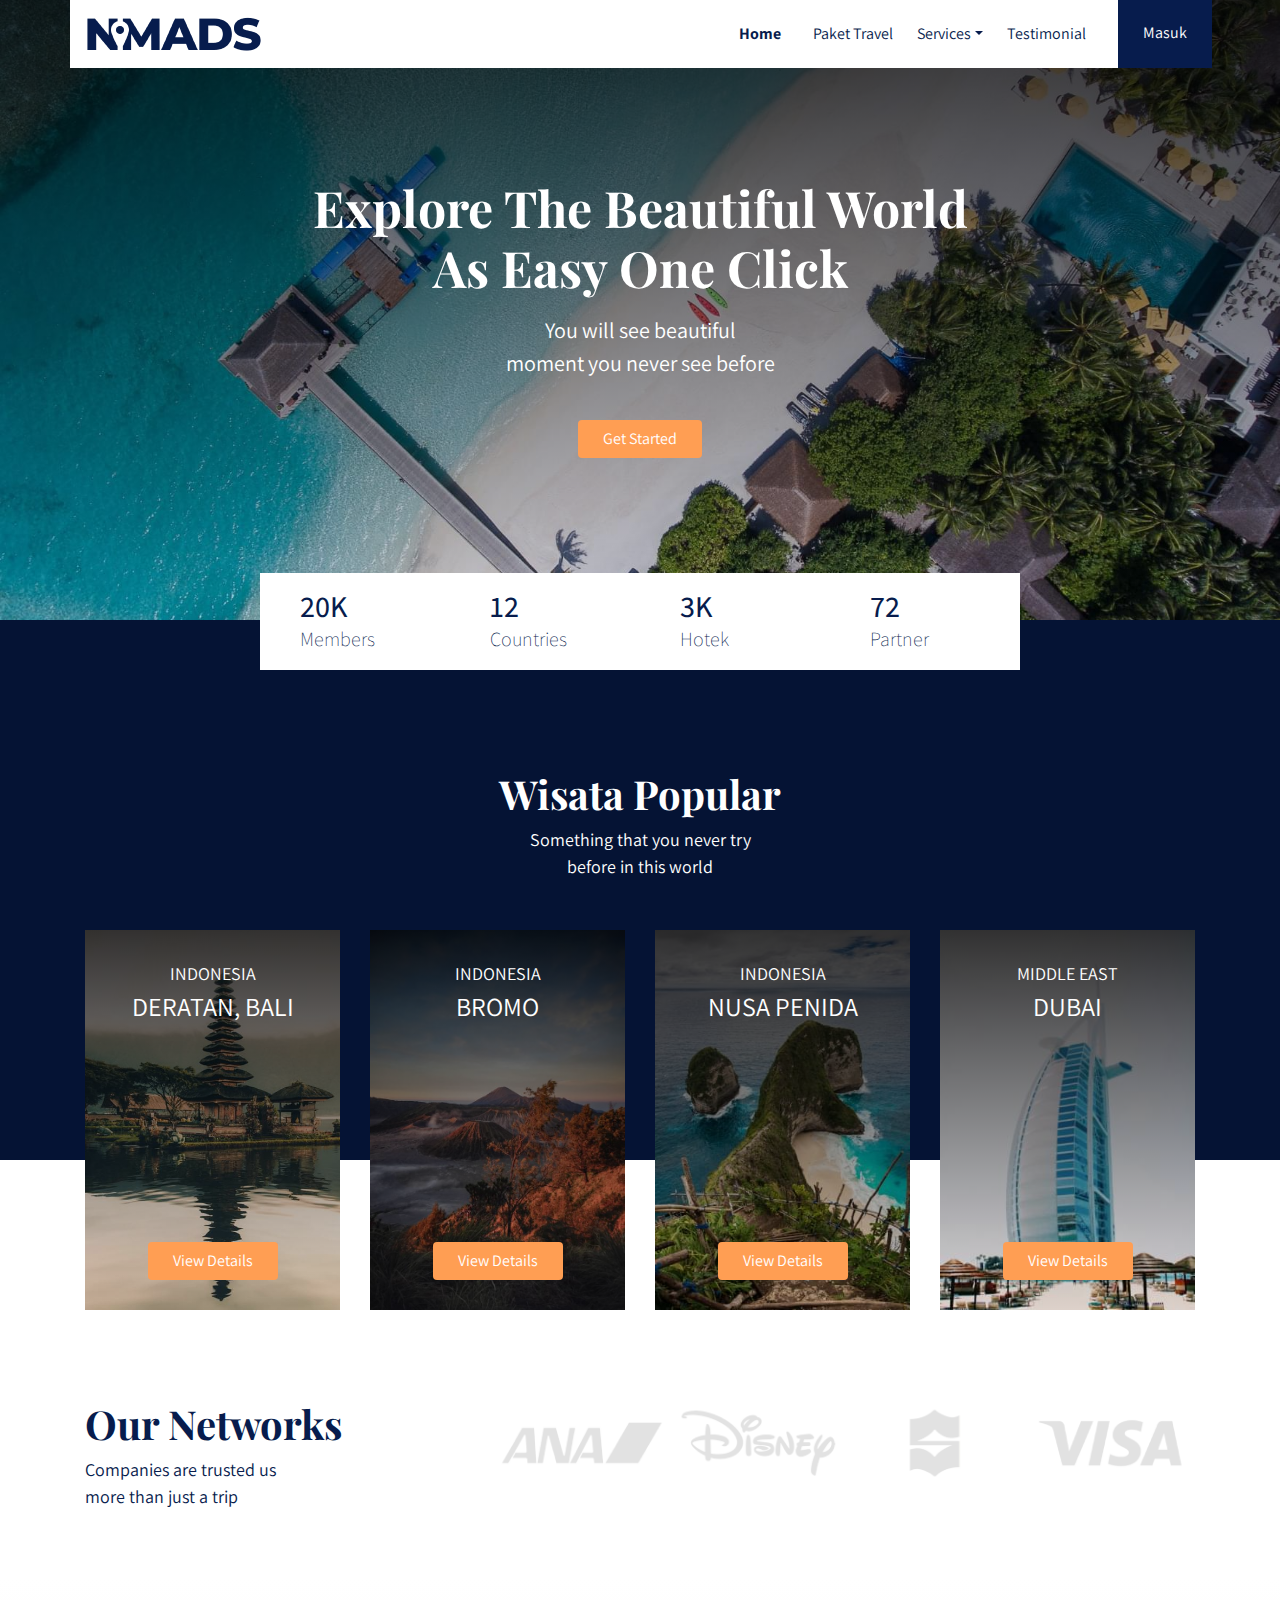
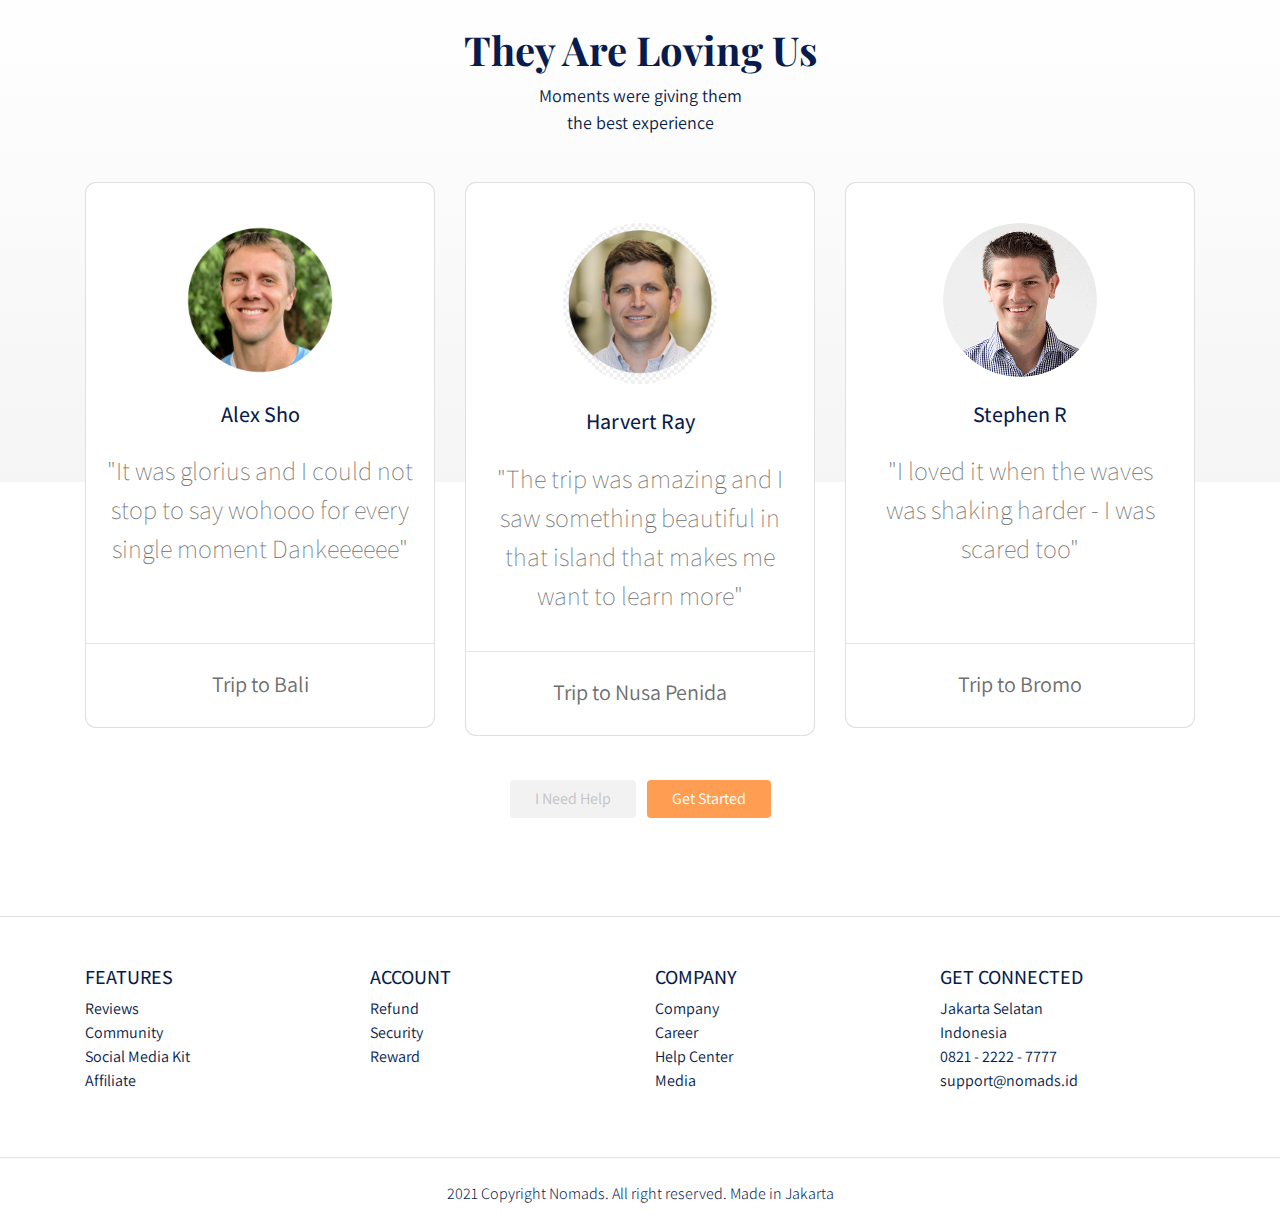
<file: index.html>
<!DOCTYPE html>
<html lang="en">
<head>
  <meta charset="UTF-8">
  <meta name="viewport" content="width=device-width, initial-scale=1.0">
  <meta http-equiv="X-UA-Compatible" content="ie=edge">
  <title>Document</title>
  <link rel="preconnect" href="https://fonts.gstatic.com">
  <link href="https://fonts.googleapis.com/css2?family=Assistant:wght@200;300;400;500;600;700;800&family=Playfair+Display:ital,wght@0,400;0,500;0,600;0,700;0,800;0,900;1,400;1,500;1,600;1,700;1,800;1,900&display=swap" rel="stylesheet">
  <link rel="stylesheet" href="frontend/libraries/bootstrap/css/bootstrap.min.css">
  <link rel="stylesheet" href="frontend/styles/main.css">
</head>
<body>
  <!-- Navbar -->
  <div class="container">
    <nav class="row navbar navbar-expand-lg navbar-light bg-white">
      <a href="#" class="navbar-brand">
        <img src="./frontend/images/nomads.png" alt="Logo Nomads">
      </a>
      <button class="navbar-toggler navbar-toggler-right" type="button" data-toggle="collapse" data-target="#navb">
        <span class="navbar-toggler-icon"></span>
      </button>
      <div class="collapse navbar-collapse" id="navb">
        <ul class="navbar-nav ml-auto mr-3">
          <li class="nav-item mx-md-2">
            <a href="#" class="nav-link active">Home</a>
          </li>
          <li class="nav-item mx-md-2">
            <a href="#" class="nav-link">Paket Travel</a>
          </li>
          <li class="nav-item dropdown">
            <a href="#" class="nav-link dropdown-toggle" id="navbardrop" data-toggle="dropdown">Services</a>
            <div class="dropdown-menu">
              <a href="#" class="dropdown-item">Link</a>
              <a href="#" class="dropdown-item">Link</a>
              <a href="#" class="dropdown-item">Link</a>
            </div>
          </li>
          <li class="nav-item mx-md-2">
            <a href="#" class="nav-link">Testimonial</a>
          </li>
        </ul>

        <!-- Mobile Button -->
        <form class="form-inline d-sm-block d-md-none">
          <button class="btn btn-login my-2 my-sm-0 px-4">Masuk</button>
        </form>

        <!-- Desktop Button -->
        <form class="form-inline my-2 my-lg-0 d-none d-md-block">
          <button class="btn btn-login btn-navbar-right my-2 my-sm-0 px-4">Masuk</button>
        </form>
      </div>
    </nav>
  </div>

  <!-- Header -->
  <header class="text-center">
    <h1>Explore The Beautiful World<br>As Easy One Click</h1>
    <p class="mt-3">You will see beautiful<br>moment you never see before</p>
    <a href="#" class="btn btn-get-started px-4 mt-4">Get Started</a>
  </header>

  <!-- Content -->
  <main>
    <div class="container">
      <section id="stats" class="section-stats row justify-content-center">
        <div class="col-3 col-md-2 stats-detail">
          <h2>20K</h2>
          <p>Members</p>
        </div>
        <div class="col-3 col-md-2 stats-detail">
          <h2>12</h2>
          <p>Countries</p>
        </div>
        <div class="col-3 col-md-2 stats-detail">
          <h2>3K</h2>
          <p>Hotek</p>
        </div>
        <div class="col-3 col-md-2 stats-detail">
          <h2>72</h2>
          <p>Partner</p>
        </div>
      </section>
    </div>

    <section id="popular" class="section-popular">
      <div class="container">
        <div class="row">
          <div class="col text-center section-popular-heading">
            <h2>Wisata Popular</h2>
            <p>Something that you never try <br> before in this world </p>
          </div>
        </div>
      </div>
    </section>

    <section class="section-popular-content" id="popularContent">
      <div class="container">
        <div class="section-popular-travel row justify-content-center">
          <div class="col-sm-6 col-md-4 col-lg-3">
            <div class="card-travel text-center d-flex flex-column" style="background-image: linear-gradient(rgba(0,0,0,0.8), rgba(0,0,0,0.1)), url('frontend/images/wisata-1.jpeg')">
              <div class="travel-country">INDONESIA</div>
              <div class="travel-location">DERATAN, BALI</div>
              <div class="travel-button mt-auto">
                <a href="details.html" class="btn btn-travel-details px-4">View Details</a>
              </div>
            </div>
          </div>
          <div class="col-sm-6 col-md-4 col-lg-3">
            <div class="card-travel text-center d-flex flex-column" style="background-image: linear-gradient(rgba(0,0,0,0.8), rgba(0,0,0,0.1)), url('frontend/images/wisata-2.jpeg')">
              <div class="travel-country">INDONESIA</div>
              <div class="travel-location">BROMO</div>
              <div class="travel-button mt-auto">
                <a href="details.html" class="btn btn-travel-details px-4">View Details</a>
              </div>
            </div>
          </div>
          <div class="col-sm-6 col-md-4 col-lg-3">
            <div class="card-travel text-center d-flex flex-column" style="background-image: linear-gradient(rgba(0,0,0,0.8), rgba(0,0,0,0.1)), url('frontend/images/wisata-3.jpeg')">
              <div class="travel-country">INDONESIA</div>
              <div class="travel-location">NUSA PENIDA</div>
              <div class="travel-button mt-auto">
                <a href="details.html" class="btn btn-travel-details px-4">View Details</a>
              </div>
            </div>
          </div>
          <div class="col-sm-6 col-md-4 col-lg-3">
            <div class="card-travel text-center d-flex flex-column" style="background-image: linear-gradient(rgba(0,0,0,0.8), rgba(0,0,0,0.1)), url('frontend/images/wisata-4.jpeg')">
              <div class="travel-country">MIDDLE EAST</div>
              <div class="travel-location">DUBAI</div>
              <div class="travel-button mt-auto">
                <a href="details.html" class="btn btn-travel-details px-4">View Details</a>
              </div>
            </div>
          </div>
        </div>
      </div>
    </section>

    <section class="section-networks" id="networks">
      <div class="container">
        <div class="row">
          <div class="col-md-4">
            <h2>Our Networks</h2>
            <p>
              Companies are trusted us
              <br>
              more than just a trip
            </p>
          </div>
          <div class="col-md-8 text-center">
            <img src="./frontend/images/partners.png" alt="" class="img-partner">
          </div>
        </div>
      </div>
    </section>

    <section class="section-testimonial-heading" id="testimonialHeading">
      <div class="container">
        <div class="row">
          <div class="col text-center">
            <h2>They Are Loving Us</h2>
            <p>Moments were giving them <br> the best experience</p>
          </div>
        </div>
      </div>
    </section>

    <section class="section-testimonial-content" id="testimonialContent">
      <div class="container">
        <div class="section-popular-travel row justify-content-center">
          <div class="col-sm-6 col-md-6 col-lg-4">
            <div class="card card-testimonial text-center">
              <div class="testimonial-content">
                <img src="./frontend/images/testimonial-1.png" alt="User" class="mb-4 rounded-circle">
                <h3 class="mb-4">Alex Sho</h3>
                <p class="testimonial">
                  "It was glorius and I could not stop to say wohooo for every single moment Dankeeeeee"
                </p>
              </div>
              <hr>
              <p class="trip-to mt-2">
                Trip to Bali
              </p>
            </div>
          </div>
          <div class="col-sm-6 col-md-6 col-lg-4">
            <div class="card card-testimonial text-center">
              <div class="testimonial-content">
                <img src="./frontend/images/testimonial-2.png" alt="User" class="mb-4 rounded-circle">
                <h3 class="mb-4">Harvert Ray</h3>
                <p class="testimonial">
                  "The trip was amazing and I saw something beautiful in that island that makes me want to learn more"
                </p>
              </div>
              <hr>
              <p class="trip-to mt-2">
                Trip to Nusa Penida
              </p>
            </div>
          </div>
          <div class="col-sm-6 col-md-6 col-lg-4">
            <div class="card card-testimonial text-center">
              <div class="testimonial-content">
                <img src="./frontend/images/testimonial-3.png" alt="User" class="mb-4 rounded-circle">
                <h3 class="mb-4">Stephen R</h3>
                <p class="testimonial">
                  "I loved it when the waves was shaking harder - I was scared too"
                </p>
              </div>
              <hr>
              <p class="trip-to mt-2">
                Trip to Bromo
              </p>
            </div>
          </div>
        </div>
        <div class="row">
          <div class="col-12 text-center">
            <a href="#" class="btn btn-need-help px-4 mt-4 mx-1">I Need Help</a>
            <a href="#" class="btn btn-get-started px-4 mt-4 mx-1">Get Started</a>
          </div>
        </div>
      </div>
    </section>
  </main>

  <!-- Footer -->
  <footer class="section-footer mt-5 mb-4 border-top">
    <div class="container pt-5 pb-5">
      <div class="row justofy-content-center">
        <div class="col-12">
          <div class="row">
            <div class="col-12 col-lg-3">
              <h5>FEATURES</h5>
              <ul class="list-unstyled">
                <li><a href="#"></a>Reviews</li>
                <li><a href="#"></a>Community</li>
                <li><a href="#"></a>Social Media Kit</li>
                <li><a href="#"></a>Affiliate</li>
              </ul>
            </div>
            <div class="col-12 col-lg-3">
              <h5>ACCOUNT</h5>
              <ul class="list-unstyled">
                <li><a href="#"></a>Refund</li>
                <li><a href="#"></a>Security</li>
                <li><a href="#"></a>Reward</li>
              </ul>
            </div>
            <div class="col-12 col-lg-3">
              <h5>COMPANY</h5>
              <ul class="list-unstyled">
                <li><a href="#"></a>Company</li>
                <li><a href="#"></a>Career</li>
                <li><a href="#"></a>Help Center</li>
                <li><a href="#"></a>Media</li>
              </ul>
            </div>
            <div class="col-12 col-lg-3">
              <h5>GET CONNECTED</h5>
              <ul class="list-unstyled">
                <li><a href="#"></a>Jakarta Selatan</li>
                <li><a href="#"></a>Indonesia</li>
                <li><a href="#"></a>0821 - 2222 - 7777</li>
                <li><a href="#"></a>support@nomads.id</li>
              </ul>
            </div>
          </div>
        </div>
      </div>
    </div>
    <div class="container-fluid">
      <div class="row border-top justify-content-center align-items-center pt-4">
        <div class="col-auto text-gray-500 font-weight-light">
          2021 Copyright Nomads. All right reserved. Made in Jakarta
        </div>
      </div>
    </div>
  </footer>


  <script type="text/javascript" src="frontend/libraries/jquery/jquery-3.6.0.min.js"></script>
  <script type="text/javascript" src="frontend/libraries/bootstrap/js/bootstrap.min.js"></script>
  <script type="text/javascript" src="frontend/libraries/retina/retina.min.js"></script>
</body>
</html>
</file>
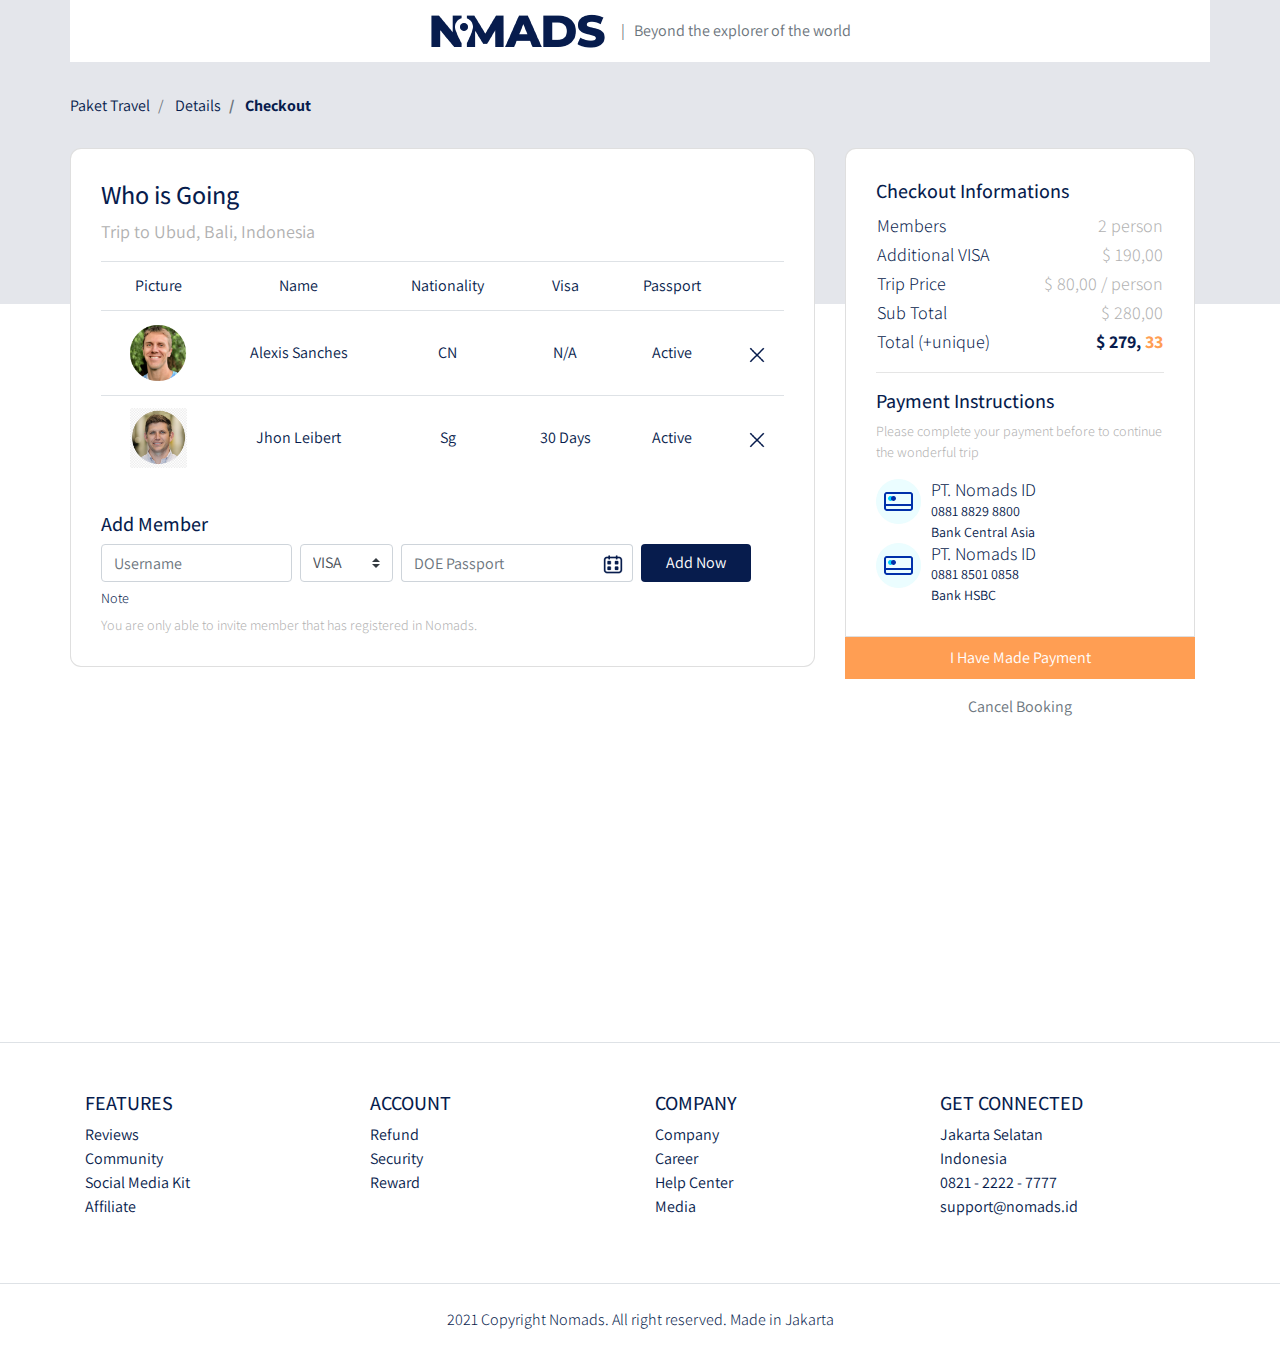
<file: checkout.html>
<!DOCTYPE html>
<html lang="en">
<head>
  <meta charset="UTF-8">
  <meta name="viewport" content="width=device-width, initial-scale=1.0">
  <meta http-equiv="X-UA-Compatible" content="ie=edge">
  <title>Document</title>
  <link rel="preconnect" href="https://fonts.gstatic.com">
  <link href="https://fonts.googleapis.com/css2?family=Assistant:wght@200;300;400;500;600;700;800&family=Playfair+Display:ital,wght@0,400;0,500;0,600;0,700;0,800;0,900;1,400;1,500;1,600;1,700;1,800;1,900&display=swap" rel="stylesheet">
  <link rel="stylesheet" href="frontend/libraries/bootstrap/css/bootstrap.min.css">
  <link rel="stylesheet" href="frontend/libraries/xzoom/xzoom.css">
  <link rel="stylesheet" href="./frontend/libraries/gijgo/css/gijgo.min.css">
  <link rel="stylesheet" href="frontend/styles/main.css">
</head>
<body>
  <!-- Navbar -->
  <div class="container">
    <nav class="row navbar navbar-expand-lg navbar-light bg-white">
      <div class="navbar-nav ml-auto mr-auto mr-sm-auto mr-lg-0 mr-md-auto">
        <a href="index.html" class="navbar-brand">
          <img src="./frontend/images/nomads.png" alt="">
        </a>
      </div>
      <ul class="navbar-nav mr-auto d-none d-lg-block">
        <li>
          <span class="text-muted">
            | &nbsp; Beyond the explorer of the world
          </span>
        </li>
      </ul>
    </nav>
  </div>

  <!-- Content -->
  <main>
    <section class="section-details-header"></section>
    <section class="section-details-content">
      <div class="container">
        <div class="row">
          <div class="col p-0">
            <nav>
              <ol class="breadcrumb">
                <li class="breadcrumb-item">
                  Paket Travel
                </li>
                <li class="breadcrumb-item">
                  Details
                </li>
                <li class="breadcrumb-item active">
                  Checkout
                </li>
              </ol>
            </nav>
          </div>
        </div>
        <div class="row">
          <div class="col-lg-8 pl-lg-0">
            <div class="card card-details">
              <h1>Who is Going</h1>
              <p>Trip to Ubud, Bali, Indonesia</p>
              <div class="attendee">
                <table class="table table-resposive-sm text-center">
                  <thead>
                    <tr>
                      <td>Picture</td>
                      <td>Name</td>
                      <td>Nationality</td>
                      <td>Visa</td>
                      <td>Passport</td>
                      <td></td>
                    </tr>
                  </thead>
                  <tbody>
                    <tr>
                      <td><img src="./frontend/images/testimonial-1.png" alt="" height="60"></td>
                      <td class="align-middle">Alexis Sanches</td>
                      <td class="align-middle">CN</td>
                      <td class="align-middle">N/A</td>
                      <td class="align-middle">Active</td>
                      <td class="align-middle">
                        <a href="#"><img src="./frontend/images/ic_remove.png" alt=""></a>
                      </td>
                    </tr>
                    <tr>
                      <td><img src="./frontend/images/testimonial-2.png" alt="" height="60"></td>
                      <td class="align-middle">Jhon Leibert</td>
                      <td class="align-middle">Sg</td>
                      <td class="align-middle">30 Days</td>
                      <td class="align-middle">Active</td>
                      <td class="align-middle">
                        <a href="#"><img src="./frontend/images/ic_remove.png" alt=""></a>
                      </td>
                    </tr>
                  </tbody>
                </table>
              </div>
              <member class="mt-3">
                <h2>Add Member</h2>
                <form action="" class="form-inline">
                  <label for="inputUsername" class="sr-only">Name</label>
                  <input name="inputUsername" type="text" class="form-control mb-2 mr-sm-2" id="inputUsername" placeholder="Username">
                  <label for="inputVisa" class="sr-only">Visa</label>
                  <select class="custom-select mb-2 mr-sm-2" name="inputVisa" id="inputVisa">
                    <option value="VISA" selected>VISA</option>
                    <option value="30 Days">30 Days</option>
                    <option value="N/A">N/A</option>
                  </select>
                  <label for="doePassport" class="sr-only">DOE Passport</label>
                  <div class="input-group mb-2 mr-sm-2">
                    <input type="text" class="form-control datepicker" id="doePassport" placeholder="DOE Passport">
                  </div>
                  <button type="submit" class="btn btn-add-now mb-2 px-4">Add Now</button>
                </form>

                <h3 class="mb-2 mb-0">Note</h3>
                <p class="disclaimer mb-0">
                  You are only able to invite member that has registered in Nomads.
                </p>
              </member>
            </div>
          </div>
          <div class="col-lg-4">
            <div class="card card-details card-right">
              <h2>Checkout Informations</h2>
              <table class="trip-informations">
                <tr>
                  <th width="50%">Members</th>
                  <td width="50%" class="text-right">2 person</td>
                </tr>
                <tr>
                  <th width="50%">Additional VISA</th>
                  <td width="50%" class="text-right">$ 190,00</td>
                </tr>
                <tr>
                  <th width="50%">Trip Price</th>
                  <td width="50%" class="text-right">$ 80,00 / person</td>
                </tr>
                <tr>
                  <th width="50%">Sub Total</th>
                  <td width="50%" class="text-right">$ 280,00</td>
                </tr>
                <tr>
                  <th width="50%">Total (+unique)</th>
                  <td width="50%" class="text-right text-total">
                    <span class="text-blue">$ 279,</span>
                    <span class="text-orange">33</span>
                  </td>
                </tr>
              </table>
              <hr>
              <h2>Payment Instructions</h2>
              <p class="payment-instructions">Please complete your payment before to continue the wonderful trip</p>
              <div class="bank">
                <div class="bank-item pb-3">
                  <img src="./frontend/images/ic_bank.png" class="bank-image" lt="">
                  <div class="description">
                    <h3>PT. Nomads ID</h3>
                    <p>0881 8829 8800 <br> Bank Central Asia</p>
                  </div>
                </div>
                <div class="clearfix"></div>
                <div class="bank-item pb-3">
                  <img src="./frontend/images/ic_bank.png" class="bank-image" lt="">
                  <div class="description">
                    <h3>PT. Nomads ID</h3>
                    <p>0881 8501 0858 <br> Bank HSBC</p>
                  </div>
                </div>
                <div class="clearfix"></div>
              </div>
            </div>
            <div class="join-container">
              <a href="success.html" class="btn btn-block btn-join-now py-2">I Have Made Payment</a>
            </div>
            <div class="text-center mt-3">
              <a href="#" class="text-muted">Cancel Booking</a>
            </div>
          </div>
        </div>
      </div>
    </section>
  </main>

  <!-- Footer -->
  <footer class="section-footer mt-5 mb-4 border-top">
    <div class="container pt-5 pb-5">
      <div class="row justofy-content-center">
        <div class="col-12">
          <div class="row">
            <div class="col-12 col-lg-3">
              <h5>FEATURES</h5>
              <ul class="list-unstyled">
                <li><a href="#"></a>Reviews</li>
                <li><a href="#"></a>Community</li>
                <li><a href="#"></a>Social Media Kit</li>
                <li><a href="#"></a>Affiliate</li>
              </ul>
            </div>
            <div class="col-12 col-lg-3">
              <h5>ACCOUNT</h5>
              <ul class="list-unstyled">
                <li><a href="#"></a>Refund</li>
                <li><a href="#"></a>Security</li>
                <li><a href="#"></a>Reward</li>
              </ul>
            </div>
            <div class="col-12 col-lg-3">
              <h5>COMPANY</h5>
              <ul class="list-unstyled">
                <li><a href="#"></a>Company</li>
                <li><a href="#"></a>Career</li>
                <li><a href="#"></a>Help Center</li>
                <li><a href="#"></a>Media</li>
              </ul>
            </div>
            <div class="col-12 col-lg-3">
              <h5>GET CONNECTED</h5>
              <ul class="list-unstyled">
                <li><a href="#"></a>Jakarta Selatan</li>
                <li><a href="#"></a>Indonesia</li>
                <li><a href="#"></a>0821 - 2222 - 7777</li>
                <li><a href="#"></a>support@nomads.id</li>
              </ul>
            </div>
          </div>
        </div>
      </div>
    </div>
    <div class="container-fluid">
      <div class="row border-top justify-content-center align-items-center pt-4">
        <div class="col-auto text-gray-500 font-weight-light">
          2021 Copyright Nomads. All right reserved. Made in Jakarta
        </div>
      </div>
    </div>
  </footer>

  <script type="text/javascript" src="frontend/libraries/jquery/jquery-3.6.0.min.js"></script>
  <script type="text/javascript" src="frontend/libraries/bootstrap/js/bootstrap.min.js"></script>
  <script type="text/javascript" src="frontend/libraries/retina/retina.min.js"></script>
  <script type="text/javascript" src="./frontend/libraries/xzoom/xzoom.min.js"></script>
  <script type="text/javascript" src="./frontend/libraries/gijgo/js/gijgo.min.js"></script>
  <script type="text/javascript">
    $(document).ready(function(){
      $('.xzoom, .xzoom-gallery').xzoom({
        zoomWidth: 500,
        title: false,
        tint: '#333',
        Xoffset: 15
      });

      $('.datepicker').datepicker({
        uiLibrary: 'bootstrap4',
        icons: {
          rightIcon: '<img src="./frontend/images/ic_doe.png">'
        }
      })
    });
  </script>
</body>
</html>
</file>
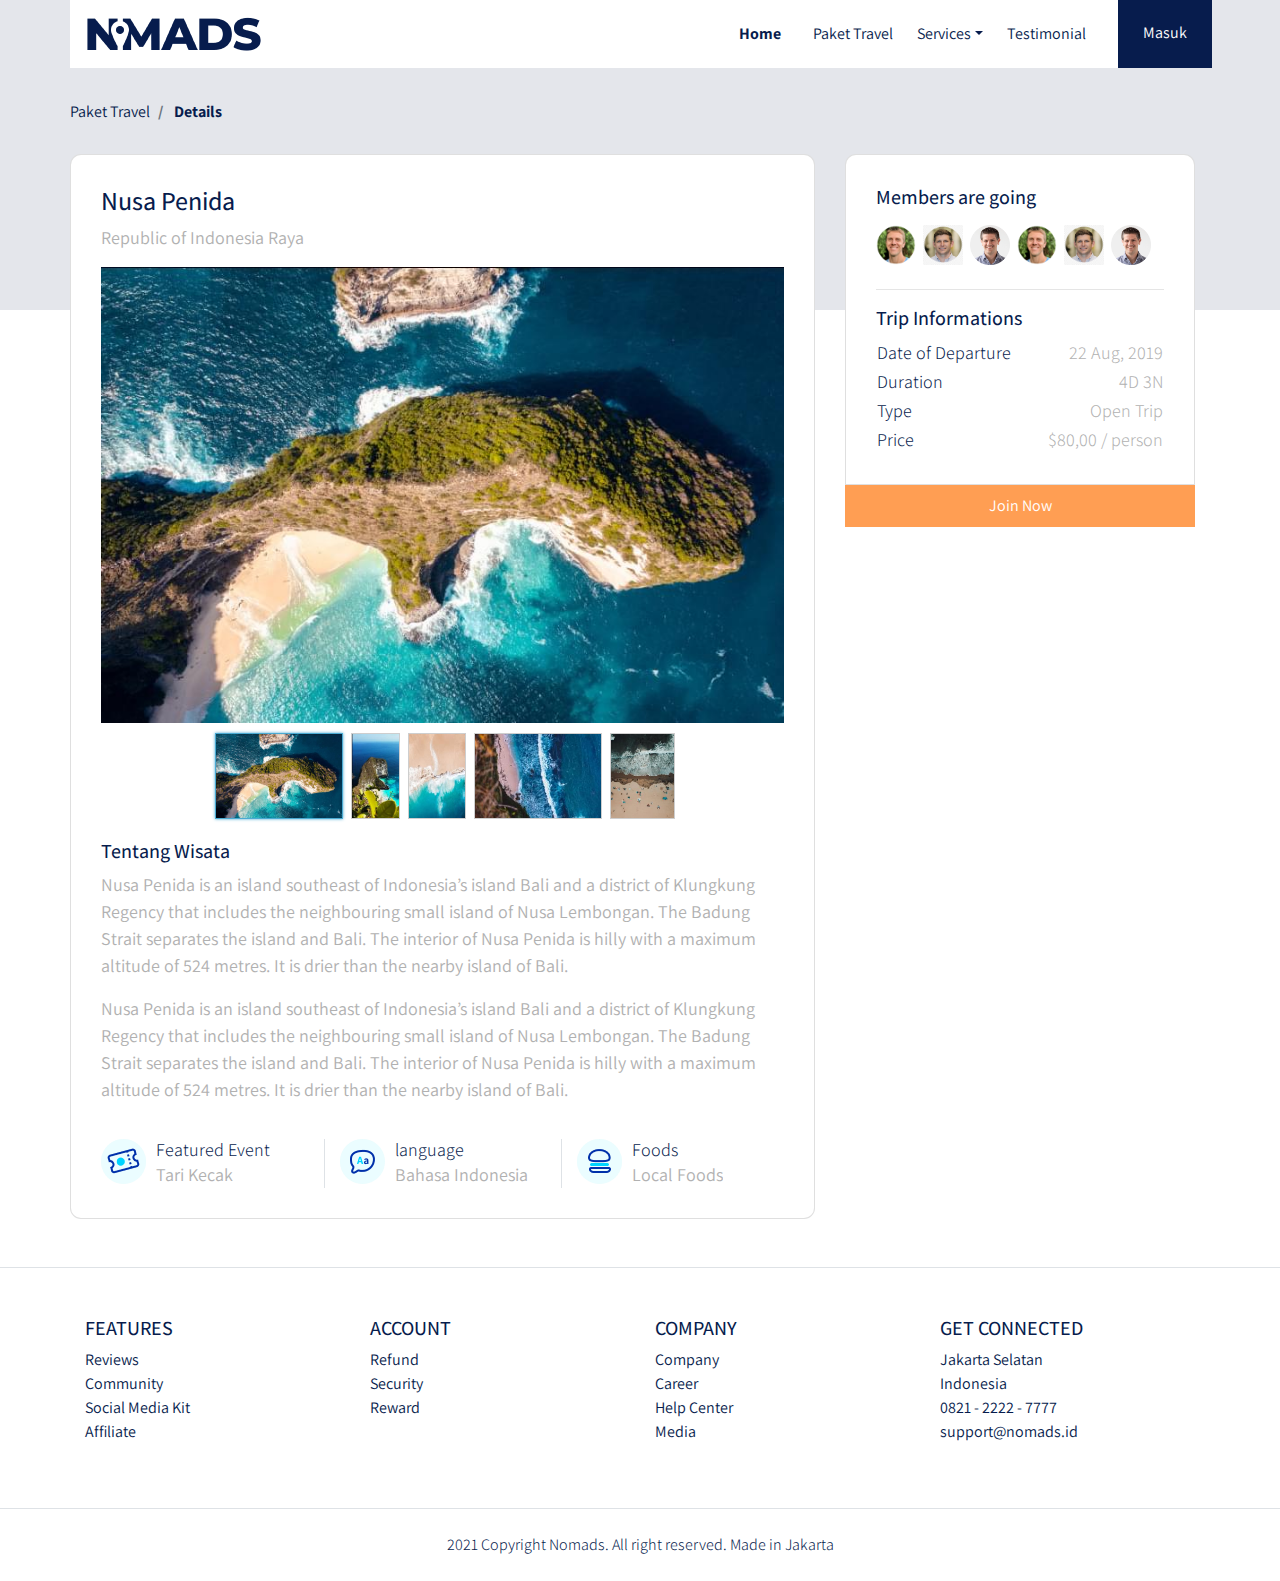
<file: details.html>
<!DOCTYPE html>
<html lang="en">
<head>
  <meta charset="UTF-8">
  <meta name="viewport" content="width=device-width, initial-scale=1.0">
  <meta http-equiv="X-UA-Compatible" content="ie=edge">
  <title>Document</title>
  <link rel="preconnect" href="https://fonts.gstatic.com">
  <link href="https://fonts.googleapis.com/css2?family=Assistant:wght@200;300;400;500;600;700;800&family=Playfair+Display:ital,wght@0,400;0,500;0,600;0,700;0,800;0,900;1,400;1,500;1,600;1,700;1,800;1,900&display=swap" rel="stylesheet">
  <link rel="stylesheet" href="frontend/libraries/bootstrap/css/bootstrap.min.css">
  <link rel="stylesheet" href="frontend/libraries/xzoom/xzoom.css">
  <link rel="stylesheet" href="frontend/styles/main.css">
</head>
<body>
  <!-- Navbar -->
  <div class="container">
    <nav class="row navbar navbar-expand-lg navbar-light bg-white">
      <a href="#" class="navbar-brand">
        <img src="./frontend/images/nomads.png" alt="Logo Nomads">
      </a>
      <button class="navbar-toggler navbar-toggler-right" type="button" data-toggle="collapse" data-target="#navb">
        <span class="navbar-toggler-icon"></span>
      </button>
      <div class="collapse navbar-collapse" id="navb">
        <ul class="navbar-nav ml-auto mr-3">
          <li class="nav-item mx-md-2">
            <a href="#" class="nav-link active">Home</a>
          </li>
          <li class="nav-item mx-md-2">
            <a href="#" class="nav-link">Paket Travel</a>
          </li>
          <li class="nav-item dropdown">
            <a href="#" class="nav-link dropdown-toggle" id="navbardrop" data-toggle="dropdown">Services</a>
            <div class="dropdown-menu">
              <a href="#" class="dropdown-item">Link</a>
              <a href="#" class="dropdown-item">Link</a>
              <a href="#" class="dropdown-item">Link</a>
            </div>
          </li>
          <li class="nav-item mx-md-2">
            <a href="#" class="nav-link">Testimonial</a>
          </li>
        </ul>

        <!-- Mobile Button -->
        <form class="form-inline d-sm-block d-md-none">
          <button class="btn btn-login my-2 my-sm-0 px-4">Masuk</button>
        </form>

        <!-- Desktop Button -->
        <form class="form-inline my-2 my-lg-0 d-none d-md-block">
          <button class="btn btn-login btn-navbar-right my-2 my-sm-0 px-4">Masuk</button>
        </form>
      </div>
    </nav>
  </div>

  <!-- Content -->
  <main>
    <section class="section-details-header"></section>
    <section class="section-details-content">
      <div class="container">
        <div class="row">
          <div class="col p-0">
            <nav>
              <ol class="breadcrumb">
                <li class="breadcrumb-item">
                  Paket Travel
                </li>
                <li class="breadcrumb-item active">
                  Details
                </li>
              </ol>
            </nav>
          </div>
        </div>
        <div class="row">
          <div class="col-lg-8 pl-lg-0">
            <div class="card card-details">
              <h1>Nusa Penida</h1>
              <p>Republic of Indonesia Raya</p>
              <div class="gallery">
                <div class="xzoom-container">
                  <img src="./frontend/images/nusa-penida-1.jpeg" alt="" class="xzoom" id="xzoom-default" xoriginal="./frontend/images/nusa-penida-1.jpeg">
                </div>
                <div class="xzoom-thumbs">
                  <a href="./frontend/images/nusa-penida-1.jpeg">
                    <img src="./frontend/images/nusa-penida-1.jpeg" alt="" class="xzoom-gallery" width="128" xpreview="./frontend/images/nusa-penida-1.jpeg">
                  </a>
                  <a href="./frontend/images/nusa-penida-2.jpeg">
                    <img src="./frontend/images/nusa-penida-2.jpeg" alt="" class="xzoom-gallery" width="128" xpreview="./frontend/images/nusa-penida-2.jpeg">
                  </a>
                  <a href="./frontend/images/nusa-penida-3.jpeg">
                    <img src="./frontend/images/nusa-penida-3.jpeg" alt="" class="xzoom-gallery" width="128" xpreview="./frontend/images/nusa-penida-3.jpeg">
                  </a>
                  <a href="./frontend/images/nusa-penida-4.jpeg">
                    <img src="./frontend/images/nusa-penida-4.jpeg" alt="" class="xzoom-gallery" width="128" xpreview="./frontend/images/nusa-penida-4.jpeg">
                  </a>
                  <a href="./frontend/images/nusa-penida-5.jpeg">
                    <img src="./frontend/images/nusa-penida-5.jpeg" alt="" class="xzoom-gallery" width="128" xpreview="./frontend/images/nusa-penida-5.jpeg">
                  </a>
                </div>
              </div>
              <h2>Tentang Wisata</h2>
              <p>Nusa Penida is an island southeast of Indonesia’s island Bali and a district of Klungkung
Regency that includes the neighbouring small island of Nusa Lembongan. The Badung
Strait separates the island and Bali. The interior of Nusa Penida is hilly with a maximum
altitude of 524 metres. It is drier than the nearby island of Bali.</p>
              <p>Nusa Penida is an island southeast of Indonesia’s island Bali and a district of Klungkung
Regency that includes the neighbouring small island of Nusa Lembongan. The Badung
Strait separates the island and Bali. The interior of Nusa Penida is hilly with a maximum
altitude of 524 metres. It is drier than the nearby island of Bali.</p>
              <div class="features row">
                <div class="col-md-4">
                  <img src="./frontend/images/featured.png" alt="Featured" class="features-image">
                  <div class="description">
                    <h3>Featured Event</h3>
                    <p>Tari Kecak</p>
                  </div>
                </div>
                <div class="col-md-4 border-left">
                  <img src="./frontend/images/language.png" alt="Language" class="features-image">
                  <div class="description">
                    <h3>language</h3>
                    <p>Bahasa Indonesia</p>
                  </div>
                </div>
                <div class="col-md-4 border-left">
                  <img src="./frontend/images/foods.png" alt="Foods" class="features-image">
                  <div class="description">
                    <h3>Foods</h3>
                    <p>Local Foods</p>
                  </div>
                </div>
              </div>
            </div>
          </div>
          <div class="col-lg-4">
            <div class="card card-details card-right">
              <h2>Members are going</h2>
              <div class="members my-2">
                <img src="./frontend/images/testimonial-1.png" alt="" class="member-image mr-1">
                <img src="./frontend/images/testimonial-2.png" alt="" class="member-image mr-1">
                <img src="./frontend/images/testimonial-3.png" alt="" class="member-image mr-1">
                <img src="./frontend/images/testimonial-1.png" alt="" class="member-image mr-1">
                <img src="./frontend/images/testimonial-2.png" alt="" class="member-image mr-1">
                <img src="./frontend/images/testimonial-3.png" alt="" class="member-image mr-1">
              </div>
              <hr>
              <h2>Trip Informations</h2>
              <table class="trip-informations">
                <tr>
                  <th width="50%">Date of Departure</th>
                  <td width="50%" class="text-right">22 Aug, 2019</td>
                </tr>
                <tr>
                  <th width="50%">Duration</th>
                  <td width="50%" class="text-right">4D 3N</td>
                </tr>
                <tr>
                  <th width="50%">Type</th>
                  <td width="50%" class="text-right">Open Trip</td>
                </tr>
                <tr>
                  <th width="50%">Price</th>
                  <td width="50%" class="text-right">$80,00 / person</td>
                </tr>
              </table>
            </div>
            <div class="join-container">
              <a href="checkout.html" class="btn btn-block btn-join-now py-2">Join Now</a>
            </div>
          </div>
        </div>
      </div>
    </section>
  </main>

  <!-- Footer -->
  <footer class="section-footer mt-5 mb-4 border-top">
    <div class="container pt-5 pb-5">
      <div class="row justofy-content-center">
        <div class="col-12">
          <div class="row">
            <div class="col-12 col-lg-3">
              <h5>FEATURES</h5>
              <ul class="list-unstyled">
                <li><a href="#"></a>Reviews</li>
                <li><a href="#"></a>Community</li>
                <li><a href="#"></a>Social Media Kit</li>
                <li><a href="#"></a>Affiliate</li>
              </ul>
            </div>
            <div class="col-12 col-lg-3">
              <h5>ACCOUNT</h5>
              <ul class="list-unstyled">
                <li><a href="#"></a>Refund</li>
                <li><a href="#"></a>Security</li>
                <li><a href="#"></a>Reward</li>
              </ul>
            </div>
            <div class="col-12 col-lg-3">
              <h5>COMPANY</h5>
              <ul class="list-unstyled">
                <li><a href="#"></a>Company</li>
                <li><a href="#"></a>Career</li>
                <li><a href="#"></a>Help Center</li>
                <li><a href="#"></a>Media</li>
              </ul>
            </div>
            <div class="col-12 col-lg-3">
              <h5>GET CONNECTED</h5>
              <ul class="list-unstyled">
                <li><a href="#"></a>Jakarta Selatan</li>
                <li><a href="#"></a>Indonesia</li>
                <li><a href="#"></a>0821 - 2222 - 7777</li>
                <li><a href="#"></a>support@nomads.id</li>
              </ul>
            </div>
          </div>
        </div>
      </div>
    </div>
    <div class="container-fluid">
      <div class="row border-top justify-content-center align-items-center pt-4">
        <div class="col-auto text-gray-500 font-weight-light">
          2021 Copyright Nomads. All right reserved. Made in Jakarta
        </div>
      </div>
    </div>
  </footer>

  <script type="text/javascript" src="frontend/libraries/jquery/jquery-3.6.0.min.js"></script>
  <script type="text/javascript" src="frontend/libraries/bootstrap/js/bootstrap.min.js"></script>
  <script type="text/javascript" src="frontend/libraries/retina/retina.min.js"></script>
  <script type="text/javascript" src="./frontend/libraries/xzoom/xzoom.min.js"></script>
  <script type="text/javascript">
    $(document).ready(function(){
      $('.xzoom, .xzoom-gallery').xzoom({
        zoomWidth: 500,
        title: false,
        tint: '#333',
        Xoffset: 15
      });
    });
  </script>
</body>
</html>
</file>
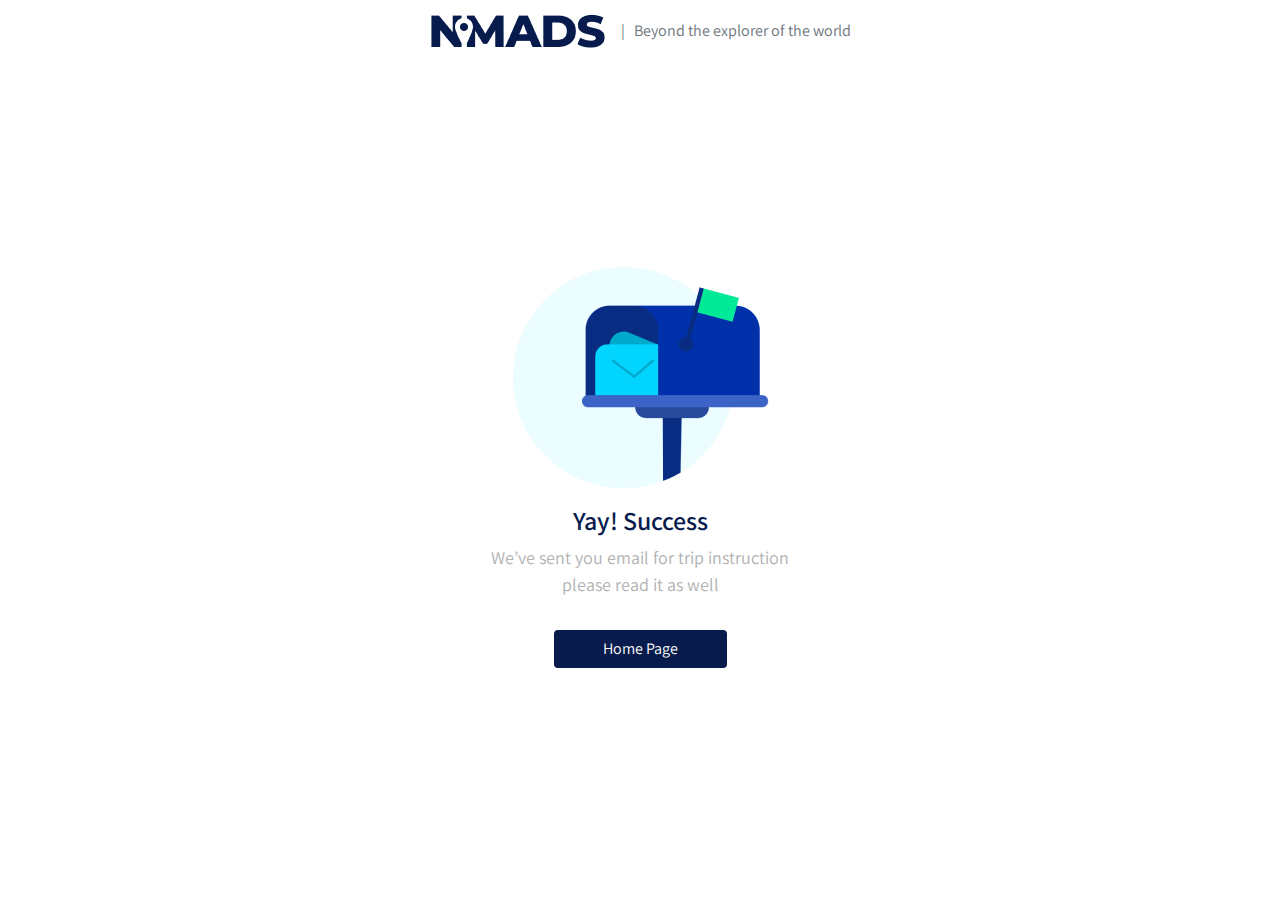
<file: success.html>
<!DOCTYPE html>
<html lang="en">
<head>
  <meta charset="UTF-8">
  <meta name="viewport" content="width=device-width, initial-scale=1.0">
  <meta http-equiv="X-UA-Compatible" content="ie=edge">
  <title>Document</title>
  <link rel="preconnect" href="https://fonts.gstatic.com">
  <link href="https://fonts.googleapis.com/css2?family=Assistant:wght@200;300;400;500;600;700;800&family=Playfair+Display:ital,wght@0,400;0,500;0,600;0,700;0,800;0,900;1,400;1,500;1,600;1,700;1,800;1,900&display=swap" rel="stylesheet">
  <link rel="stylesheet" href="frontend/libraries/bootstrap/css/bootstrap.min.css">
  <link rel="stylesheet" href="frontend/libraries/xzoom/xzoom.css">
  <link rel="stylesheet" href="./frontend/libraries/gijgo/css/gijgo.min.css">
  <link rel="stylesheet" href="frontend/styles/main.css">
</head>
<body>
  <!-- Navbar -->
  <div class="container">
    <nav class="row navbar navbar-expand-lg navbar-light bg-white">
      <div class="navbar-nav ml-auto mr-auto mr-sm-auto mr-lg-0 mr-md-auto">
        <a href="index.html" class="navbar-brand">
          <img src="./frontend/images/nomads.png" alt="">
        </a>
      </div>
      <ul class="navbar-nav mr-auto d-none d-lg-block">
        <li>
          <span class="text-muted">
            | &nbsp; Beyond the explorer of the world
          </span>
        </li>
      </ul>
    </nav>
  </div>

  <!-- Content -->
  <main>
    <div class="section-success d-flex align-items-center">
      <div class="col text-center">
        <img src="./frontend/images/ic_mail.png" alt="">
        <h1 class="mt-3">Yay! Success</h1>
        <p>
          We’ve sent you email for trip instruction <br> please read it as well
        </p>
        <a href="index.html" class="btn btn-home-page mt-3 px-5">
          Home Page
        </a>
      </div>
    </div>
  </main>

  <script type="text/javascript" src="frontend/libraries/jquery/jquery-3.6.0.min.js"></script>
  <script type="text/javascript" src="frontend/libraries/bootstrap/js/bootstrap.min.js"></script>
  <script type="text/javascript" src="frontend/libraries/retina/retina.min.js"></script>
  <script type="text/javascript" src="./frontend/libraries/xzoom/xzoom.min.js"></script>
  <script type="text/javascript" src="./frontend/libraries/gijgo/js/gijgo.min.js"></script>
  <script type="text/javascript">
    $(document).ready(function(){
      $('.xzoom, .xzoom-gallery').xzoom({
        zoomWidth: 500,
        title: false,
        tint: '#333',
        Xoffset: 15
      });

      $('.datepicker').datepicker({
        uiLibrary: 'bootstrap4',
        icons: {
          rightIcon: '<img src="./frontend/images/ic_doe.png">'
        }
      })
    });
  </script>
</body>
</html>
</file>
<file: frontend/styles/main.css>
body {
  background-color: #FFF;
  font-family: 'Assistant', sans-serif;
  color: #071C4D; }

.navbar-brand img {
  max-height: 40px; }

.navbar-light .navbar-nav .nav-link {
  color: #071C4D; }
  .navbar-light .navbar-nav .nav-link.active {
    font-weight: bold;
    color: #071C4D !important; }

.btn-navbar-right {
  margin-top: -10px !important;
  margin-bottom: -8px !important;
  margin-right: -18px !important;
  height: 70px;
  border-radius: 0; }

.btn-login {
  background-color: #071C4D;
  color: #FFFFFF; }
  .btn-login:hover {
    background-color: #1E3771;
    color: #FFFFFF; }

header {
  margin-top: -70px;
  padding: 180px 0 165px;
  background-image: linear-gradient(rgba(0, 0, 0, 0.8), rgba(0, 0, 0, 0.1)), url("../images/background.jpeg");
  background-size: cover; }
  header h1, header p {
    color: #FFF; }
  header h1 {
    font-family: 'Playfair Display', serif;
    font-weight: bold;
    font-size: 50px; }
  header p {
    font-size: 22px; }
  header .btn-get-started {
    background-color: #FF9E53;
    color: #FFF; }
    header .btn-get-started:hover {
      background-color: #FFAA69;
      color: #FFF; }

.section-stats {
  margin-top: -50px; }
  .section-stats .stats-detail {
    padding-top: 15px;
    background-color: #fff;
    padding-left: 40px; }
  .section-stats h2 {
    font-size: 30px;
    margin-bottom: 0; }
  .section-stats p {
    font-size: 20px;
    font-weight: lighter; }

.section-popular {
  min-height: 540px;
  background-color: #051334;
  margin-top: -50px;
  margin-bottom: -230px; }
  .section-popular .section-popular-heading {
    margin-top: 150px; }
    .section-popular .section-popular-heading h2, .section-popular .section-popular-heading p {
      color: #fff; }
    .section-popular .section-popular-heading h2 {
      font-family: 'Playfair Display', serif;
      font-weight: bold;
      font-size: 40px; }
    .section-popular .section-popular-heading p {
      font-size: 18px; }

.section-popular-content .section-popular-travel .card-travel {
  min-height: 380px;
  background-color: #000;
  padding: 30px;
  background-size: cover;
  margin-bottom: 20px; }
.section-popular-content .section-popular-travel .travel-country {
  font-size: 18px;
  color: #FFF; }
.section-popular-content .section-popular-travel .travel-location {
  font-size: 26px;
  color: #FFF; }
.section-popular-content .section-popular-travel .travel-button .btn-travel-details {
  background-color: #ff9e53;
  color: #fff; }
  .section-popular-content .section-popular-travel .travel-button .btn-travel-details:hover {
    background-color: #ffae6f;
    color: #fff; }

.section-networks {
  background-color: #fff;
  margin-top: -170px;
  padding-top: 240px;
  padding-bottom: 50px; }
  .section-networks h2 {
    font-family: 'Playfair Display', serif;
    font-weight: bold;
    font-size: 40px; }
  .section-networks p {
    font-size: 18px; }
  .section-networks img {
    width: 100%; }

.section-testimonial-heading {
  background: linear-gradient(#fff 0%, #f5f5f5 100%);
  padding-top: 50px;
  min-height: 506px; }
  .section-testimonial-heading h2 {
    font-family: 'Playfair Display', serif;
    font-weight: bold;
    font-size: 40px; }
  .section-testimonial-heading p {
    font-size: 18px; }

.section-testimonial-content {
  margin-top: -300px;
  padding-bottom: 50px; }
  .section-testimonial-content .card-testimonial {
    padding: 40px 20px 10px;
    border-radius: 11px;
    margin-bottom: 20px; }
    .section-testimonial-content .card-testimonial .testimonial-content {
      min-height: 380px; }
      .section-testimonial-content .card-testimonial .testimonial-content img {
        width: 50%; }
    .section-testimonial-content .card-testimonial h3 {
      font-size: 22px; }
    .section-testimonial-content .card-testimonial .testimonial {
      font-weight: 200;
      font-size: 26px;
      color: #6e6e6e;
      min-height: 160px; }
    .section-testimonial-content .card-testimonial .trip-to {
      font-weight: normal;
      font-size: 22px;
      color: #6e6e6e; }
    .section-testimonial-content .card-testimonial hr {
      margin-left: -20px;
      margin-right: -20px; }
  .section-testimonial-content .btn-get-started {
    background-color: #FF9E53;
    color: #FFF; }
    .section-testimonial-content .btn-get-started:hover {
      background-color: #FFAA69;
      color: #FFF; }
  .section-testimonial-content .btn-need-help {
    background-color: #F2F2F2;
    color: #C3C3C3; }
    .section-testimonial-content .btn-need-help:hover {
      background-color: #FAFAFA;
      color: #C3C3C3; }

.section-footer a {
  color: #071C4D; }

.section-details-header {
  min-height: 310px;
  background: #e4e6eb;
  margin-top: -68px; }

.section-details-content {
  margin-top: -210px;
  min-height: 100vh; }
  .section-details-content .breadcrumb {
    background-color: transparent;
    padding: 0;
    margin-bottom: 30px; }
  .section-details-content .breadcrumb-item.active {
    font-weight: bold;
    color: #071C4D; }
  .section-details-content .gallery .xzoom-container {
    display: block;
    width: 100%; }
    .section-details-content .gallery .xzoom-container .xzoom {
      width: 100%;
      box-shadow: none;
      margin-bottom: 10px; }
    .section-details-content .gallery .xzoom-container .xactive {
      border: 4px solid #1ABC9C;
      box-shadow: none; }
  .section-details-content .gallery .xzoom-thumbs .xzoom-gallery {
    height: 86px;
    width: auto; }

.card-details {
  padding: 30px;
  border-radius: 11px; }
  .card-details h1 {
    font-size: 26px; }
  .card-details h2 {
    font-size: 20px; }
  .card-details p {
    font-size: 18px;
    color: #b1b1b1; }
  .card-details h3 {
    font-weight: 300;
    font-size: 14px;
    color: #071C4D; }
  .card-details .members .member-image {
    width: 40px;
    height: 40px; }
  .card-details .trip-informations th {
    font-weight: 300;
    font-size: 18px;
    color: #071C4D; }
  .card-details .trip-informations td {
    font-weight: 300;
    font-size: 18px;
    color: #b1b1b1; }
  .card-details .trip-informations .text-blue {
    color: #071C4D;
    font-weight: bold; }
  .card-details .trip-informations .text-orange {
    color: #FF9E53;
    font-weight: bold; }
  .card-details .payment-instructions {
    font-weight: 300;
    font-size: 14px;
    color: #b1b1b1; }
  .card-details .bank .bank-item h3 {
    font-size: 18px;
    color: #071C4D;
    margin-bottom: 0; }
  .card-details .bank .bank-item p {
    margin-bottom: 0; }
  .card-details .bank .bank-item .description {
    margin-left: 10px;
    overflow: hidden;
    float: left; }
    .card-details .bank .bank-item .description p {
      font-weight: normal;
      font-size: 14px;
      color: #071C4D; }
  .card-details .bank .bank-image {
    width: 45px;
    height: 45px;
    float: left; }
  .card-details .disclaimer {
    font-weight: 300;
    font-size: 14px;
    color: #b1b1b1; }
  .card-details .gj-datepicker .datepicker {
    border-right: 0; }
  .card-details .gj-datepicker .input-group-append .btn {
    padding-right: 30px; }
  .card-details .btn-add-now {
    background-color: #071C4D;
    color: #fff; }
    .card-details .btn-add-now:hover {
      background-color: #1B3B86;
      color: #fff; }

.card-right {
  border-bottom-left-radius: 0;
  border-bottom-right-radius: 0; }

.features {
  margin-top: 20px; }
  .features h3 {
    font-size: 18px;
    color: #071C4D;
    margin-bottom: 0; }
  .features p {
    margin-bottom: 0; }
  .features .description {
    margin-left: 10px;
    overflow: hidden;
    float: left; }
  .features .features-image {
    width: 45px;
    height: 45px;
    float: left; }

.join-containers {
  margin-top: -16px; }

.btn-join-now {
  background-color: #FF9E53;
  color: #fff;
  border-radius: 0; }
  .btn-join-now:hover {
    background-color: #FFB57C;
    color: #fff; }

.section-success {
  height: 90vh; }
  .section-success h1 {
    font-weight: 600;
    font-size: 26px;
    color: #071C4D; }
  .section-success p {
    font-weight: 500px;
    font-size: 18px;
    color: #b1b1b1; }
  .section-success .btn-home-page {
    border-radius: 4px;
    background-color: #071C4D;
    color: #fff; }
    .section-success .btn-home-page:hover {
      background-color: #2A488E;
      color: #fff; }

/*# sourceMappingURL=main.css.map */
</file>
<file: frontend/libraries/xzoom/xzoom.css>
/* Compatibility styles for frameworks like bootstrap, foundation e.t.c */
.xzoom-source img, .xzoom-preview img, .xzoom-lens img {
  display: block;
  max-width: none;
  max-height: none;
  -webkit-transition: none;
  -moz-transition: none;
  -o-transition: none;
  transition: none;
}
/* --------------- */

/* xZoom Styles below */
.xzoom-container { 
  display: inline-block;
}

.xzoom-thumbs {
  text-align: center;
  margin-bottom: 10px;
}

.xzoom { 
  -webkit-box-shadow: 0px 0px 5px 0px rgba(0,0,0,0.5);
  -moz-box-shadow: 0px 0px 5px 0px rgba(0,0,0,0.5);
  box-shadow: 0px 0px 5px 0px rgba(0,0,0,0.5);  
}
.xzoom2, .xzoom3, .xzoom4, .xzoom5 {
  -webkit-box-shadow: 0px 0px 5px 0px rgba(0,0,0,0.5);
  -moz-box-shadow: 0px 0px 5px 0px rgba(0,0,0,0.5);
  box-shadow: 0px 0px 5px 0px rgba(0,0,0,0.5);
}

/* Thumbs */
.xzoom-gallery, .xzoom-gallery2, .xzoom-gallery3, .xzoom-gallery4, .xzoom-gallery5 {
  border: 1px solid #cecece;
  margin-left: 5px;
  margin-bottom: 10px;
}

.xzoom-source, .xzoom-hidden {
  display: block;
  position: static;
  float: none;
  clear: both;
}

/* Everything out of border is hidden */
.xzoom-hidden {
  overflow: hidden;
}

/* Preview */
.xzoom-preview {
  border: 1px solid #888;
  background: #2f4f4f;
  box-shadow: -0px -0px 10px rgba(0,0,0,0.50);
}

/* Lens */
.xzoom-lens {
  border: 1px solid #555;
  box-shadow: -0px -0px 10px rgba(0,0,0,0.50);
  cursor: crosshair;
}

/* Loading */
.xzoom-loading {
  background-position: center center;
  background-repeat: no-repeat;
  border-radius: 100%;
  opacity: .7;
  background: url(../example/images/xloading.gif);
  width: 48px;
  height: 48px;
}

/* Additional class that applied to thumb when it is active */
.xactive {
  -webkit-box-shadow: 0px 0px 3px 0px rgba(74,169,210,1);
  -moz-box-shadow: 0px 0px 3px 0px rgba(74,169,210,1);
  box-shadow: 0px 0px 3px 0px rgba(74,169,210,1); 
  border: 1px solid #4aaad2;
}

/* Caption */
.xzoom-caption {
  position: absolute;
  bottom: -43px;
  left: 0;
  background: #000;
  width: 100%;
  text-align: left;
}

.xzoom-caption span {
  color: #fff;
  font-family: Arial, sans-serif;
  display: block;
  font-size: 0.75em;
  font-weight: bold;
  padding: 10px;
}
</file>
<file: frontend/libraries/gijgo/css/gijgo.min.css>
.gj-button-md,.gj-text-align-center{text-align:center}.gj-button-md,.gj-modal{overflow:hidden;outline:0}.gj-button-md,.gj-button-md-group{position:relative;vertical-align:middle}.gj-button,.gj-button-md,.gj-cursor-pointer{cursor:pointer}.gj-button{background-color:#f5f5f5;border:1px solid #ddd;color:#000;border-radius:3px;padding:6px 10px}.gj-unselectable{-webkit-touch-callout:none;-webkit-user-select:none;-khtml-user-select:none;-moz-user-select:none;-ms-user-select:none;user-select:none}.gj-row{display:-webkit-box;display:-ms-flexbox;display:flex;-ms-flex-wrap:wrap;flex-wrap:wrap}.gj-margin-left-5{margin-left:5px}.gj-margin-left-10{margin-left:10px}.gj-width-full{width:100%}.gj-font-size-16{font-size:16px}.gj-hidden{display:none}.gj-button-md{background:0 0;border:none;border-radius:2px;color:rgba(0,0,0,.87);height:36px;margin:0;min-width:64px;padding:0 16px;display:inline-block;font-family:Roboto,Helvetica,Arial,sans-serif;font-size:1rem;font-weight:500;text-transform:uppercase;letter-spacing:0;will-change:box-shadow;transition:box-shadow .2s cubic-bezier(.4,0,1,1),background-color .2s cubic-bezier(.4,0,.2,1),color .2s cubic-bezier(.4,0,.2,1);text-decoration:none;line-height:36px;-webkit-user-select:none;-moz-user-select:none;-ms-user-select:none;user-select:none}.gj-button-md:hover{background-color:rgba(158,158,158,.2)}.gj-button-md:disabled{color:rgba(0,0,0,.26);background:0 0}.gj-button-md .gj-icon,.gj-button-md .material-icons{vertical-align:middle}.gj-button-md.gj-button-md-icon{width:24px;height:31px;min-width:24px;padding:0;display:table}ul.gj-list-bootstrap li [data-role=image],ul.gj-list-md li [data-role=checkbox],ul.gj-list-md li [data-role=image]{height:24px;width:24px}.gj-button-md.gj-button-md-icon .gj-icon,.gj-button-md.gj-button-md-icon .material-icons{display:table-cell;margin-right:0;width:24px;height:24px}.gj-button-md.active{background-color:rgba(158,158,158,.4)}.gj-button-md-group{display:inline-block}.gj-textbox-md{border:none;border-bottom:1px solid rgba(0,0,0,.42);display:block;font-family:Helvetica,Arial,sans-serif;font-size:16px;line-height:16px;padding:4px 0;margin:0;width:100%;background:0 0;text-align:left;color:rgba(0,0,0,.87)}.gj-textbox-md:active,.gj-textbox-md:focus{border-bottom:2px solid rgba(0,0,0,.42);outline:0}.gj-textbox-md::placeholder{color:#8e8e8e}.gj-textbox-md:-ms-input-placeholder{color:#8e8e8e}.gj-textbox-md::-ms-input-placeholder{color:#8e8e8e}.gj-md-spacer-24{min-width:24px;width:24px;display:inline-block}.gj-md-spacer-32{min-width:32px;width:32px;display:inline-block}.gj-modal{position:fixed;top:0;right:0;bottom:0;left:0;z-index:1203;display:none;-webkit-overflow-scrolling:touch;background-color:rgba(0,0,0,.54118);transition:.2s ease opacity;will-change:opacity}ul.gj-list li [data-role=wrapper]{display:table;width:100%}ul.gj-list li [data-role=checkbox],ul.gj-list li [data-role=image]{display:table-cell;vertical-align:middle;text-align:center}ul.gj-list li [data-role=display]{display:table-cell;vertical-align:middle;cursor:pointer}ul.gj-list li [data-role=display]:empty:before{content:"\200b"}ul.gj-list-bootstrap{padding-left:0;margin-bottom:0}ul.gj-list-bootstrap li{padding:0}ul.gj-list-bootstrap li [data-role=wrapper]{padding:0 10px}ul.gj-list-bootstrap li [data-role=checkbox]{width:24px;padding:3px}ul.gj-list-bootstrap li [data-role=display]{padding:8px 0 8px 4px}.list-group-item.active ul li,.list-group-item.active:focus ul li,.list-group-item.active:hover ul li{text-shadow:none;color:initial}ul.gj-list-md{padding:0;list-style:none;line-height:24px;letter-spacing:0;color:#616161}.gj-picker-md,ul.gj-list-md li{font-family:Roboto,Helvetica,Arial,sans-serif;font-size:16px;font-weight:400;letter-spacing:.04em;line-height:1}ul.gj-list-md li{display:list-item;list-style-type:none;padding:0;min-height:unset;box-sizing:border-box;align-items:center;cursor:default;overflow:hidden;-webkit-flex-direction:row;-ms-flex-direction:row;flex-direction:row;-webkit-flex-wrap:nowrap;-ms-flex-wrap:nowrap;flex-wrap:nowrap}ul.gj-list-md li [data-role=display]{padding:8px 0 8px 5px;order:0;flex-grow:2;text-decoration:none;box-sizing:border-box;align-items:center;text-align:left;color:rgba(0,0,0,.87)}ul.gj-list-md li.disabled>[data-role=wrapper]>[data-role=display]{color:#9E9E9E}.gj-list-md-active{background:#e0e0e0;color:#3f51b5}.gj-picker{position:absolute;z-index:1203;background-color:#fff}.gj-picker .selected{color:#fff}.gj-picker-md{color:rgba(0,0,0,.87);border:1px solid #E0E0E0}.gj-modal .gj-picker-md{border:0}.gj-picker-md [role=header]{color:rgba(255,255,255,.54);display:flex;background:#2196f3;align-items:baseline;user-select:none;justify-content:center}.gj-picker-md [role=footer]{float:right;padding:10px}.gj-picker-md [role=footer] button.gj-button-md{color:#2196f3;font-weight:700;font-size:13px}.gj-picker-bootstrap{border:1px solid #E0E0E0}.gj-picker-bootstrap .selected{color:#888}.gj-picker-bootstrap [role=header]{background:#eee;color:#AAA}@font-face{font-family:gijgo-material;src:url(../fonts/gijgo-material.eot?235541);src:url(../fonts/gijgo-material.eot?235541#iefix) format('embedded-opentype'),url(../fonts/gijgo-material.ttf?235541) format('truetype'),url(../fonts/gijgo-material.woff?235541) format('woff'),url(../fonts/gijgo-material.svg?235541#gijgo-material) format('svg');font-weight:400;font-style:normal}.gj-icon{font-family:gijgo-material!important;font-size:24px;speak:none;font-style:normal;font-weight:400;font-variant:normal;text-transform:none;line-height:1;letter-spacing:0;-webkit-font-feature-settings:"liga";-moz-font-feature-settings:"liga=1";-moz-font-feature-settings:"liga";-ms-font-feature-settings:"liga" 1;font-feature-settings:"liga";-webkit-font-variant-ligatures:discretionary-ligatures;font-variant-ligatures:discretionary-ligatures;-webkit-font-smoothing:antialiased;-moz-osx-font-smoothing:grayscale}.gj-icon.undo:before{content:"\e900"}.gj-icon.vertical-align-top:before{content:"\e901"}.gj-icon.vertical-align-center:before{content:"\e902"}.gj-icon.vertical-align-bottom:before{content:"\e903"}.gj-icon.arrow-dropup:before{content:"\e904"}.gj-icon.clock:before{content:"\e905"}.gj-icon.refresh:before{content:"\e906"}.gj-icon.last-page:before{content:"\e907"}.gj-icon.first-page:before{content:"\e908"}.gj-icon.cancel:before{content:"\e909"}.gj-icon.clear:before{content:"\e90a"}.gj-icon.check-circle:before{content:"\e90b"}.gj-icon.delete:before{content:"\e90c"}.gj-icon.arrow-upward:before{content:"\e90d"}.gj-icon.arrow-forward:before{content:"\e90e"}.gj-icon.arrow-downward:before{content:"\e90f"}.gj-icon.arrow-back:before{content:"\e910"}.gj-icon.list-numbered:before{content:"\e911"}.gj-icon.list-bulleted:before{content:"\e912"}.gj-icon.indent-increase:before{content:"\e913"}.gj-icon.indent-decrease:before{content:"\e914"}.gj-icon.redo:before{content:"\e915"}.gj-icon.align-right:before{content:"\e916"}.gj-icon.align-left:before{content:"\e917"}.gj-icon.align-justify:before{content:"\e918"}.gj-icon.align-center:before{content:"\e919"}.gj-icon.strikethrough:before{content:"\e91a"}.gj-icon.italic:before{content:"\e91b"}.gj-icon.underlined:before{content:"\e91c"}.gj-icon.bold:before{content:"\e91d"}.gj-icon.arrow-dropdown:before{content:"\e91e"}.gj-icon.done:before{content:"\e91f"}.gj-icon.pencil:before{content:"\e920"}.gj-icon.minus:before{content:"\e921"}.gj-icon.plus:before{content:"\e922"}.gj-icon.chevron-up:before{content:"\e923"}.gj-icon.chevron-right:before{content:"\e924"}.gj-icon.chevron-down:before{content:"\e925"}.gj-icon.chevron-left:before{content:"\e926"}.gj-icon.event:before{content:"\e927"}.gj-draggable{cursor:move}.gj-resizable-handle{position:absolute;font-size:.1px;display:block;-ms-touch-action:none;touch-action:none;z-index:1203}.gj-dialog-bootstrap [data-role=title],.gj-dialog-bootstrap4 [data-role=title]{display:inline}.gj-dialog-bootstrap,.gj-dialog-bootstrap4,.gj-dialog-md{z-index:1202;overflow:hidden}.gj-resizable-n{cursor:n-resize;height:7px;width:100%;top:-5px;left:0}.gj-resizable-e{cursor:e-resize;width:7px;right:-5px;top:0;height:100%}.gj-resizable-s{cursor:s-resize;height:7px;width:100%;bottom:-5px;left:0}.gj-resizable-w{cursor:w-resize;width:7px;left:-5px;top:0;height:100%}.gj-resizable-se{cursor:se-resize;width:12px;height:12px;right:1px;bottom:1px}.gj-resizable-sw{cursor:sw-resize;width:9px;height:9px;left:-5px;bottom:-5px}.gj-resizable-nw{cursor:nw-resize;width:9px;height:9px;left:-5px;top:-5px}.gj-resizable-ne{cursor:ne-resize;width:9px;height:9px;right:-5px;top:-5px}.gj-dialog-footer{position:absolute;bottom:0;width:100%;margin-top:0}.gj-dialog-scrollable [data-role=body]{overflow-x:hidden;overflow-y:scroll}.gj-dialog-bootstrap [data-role=close]{line-height:1.42857143}.gj-dialog-bootstrap4 [data-role=close]{line-height:1.5}.gj-dialog-md{background-color:#FFF;border:none;box-shadow:0 11px 15px -7px rgba(0,0,0,.2),0 24px 38px 3px rgba(0,0,0,.14),0 9px 46px 8px rgba(0,0,0,.12);box-sizing:border-box;position:relative;display:-webkit-box;display:-webkit-flex;display:-ms-flexbox;display:flex;-webkit-box-orient:vertical;-webkit-box-direction:normal;-webkit-flex-direction:column;-ms-flex-direction:column;flex-direction:column;-webkit-background-clip:padding-box;background-clip:padding-box;outline:0}.gj-dialog-md-header{padding:24px 24px 0;font-family:Roboto,Helvetica,Arial,sans-serif}.gj-dialog-md-title{margin:0;font-weight:400;display:inline;line-height:28px;font-size:20px}.gj-dialog-md-close{-webkit-appearance:none;padding:0;cursor:pointer;background:0 0;border:0;float:right;line-height:28px;font-size:28px}.gj-dialog-md-body{padding:20px 24px 24px;color:rgba(0,0,0,.54);font-family:Helvetica,Arial,sans-serif;font-size:14px;font-weight:400;line-height:20px}.gj-dialog-md-footer{padding:8px 8px 8px 24px;display:-webkit-flex;display:-ms-flexbox;display:flex;-webkit-flex-direction:row-reverse;-ms-flex-direction:row-reverse;flex-direction:row-reverse;-webkit-flex-wrap:wrap;-ms-flex-wrap:wrap;flex-wrap:wrap;box-sizing:border-box}.gj-dialog-md-footer>:first-child{margin-right:0}.gj-dialog-md-footer>*{margin-right:8px;height:36px}DIV.gj-grid-wrapper{margin:auto;position:relative;clear:both;z-index:1}TABLE.gj-grid{margin:auto;border-collapse:collapse;width:100%;table-layout:fixed}TABLE.gj-grid THEAD TH [data-role=selectAll]{margin:auto}table.gj-grid-bootstrap thead th [data-role=sorticon],table.gj-grid-md thead th [data-role=sorticon]{margin-left:5px}TABLE.gj-grid THEAD TH [data-role=title],TABLE.gj-grid THEAD TH [data-role=sorticon]{display:inline-block}TABLE.gj-grid THEAD TH{overflow:hidden;text-overflow:ellipsis}TABLE.gj-grid.autogrow-header-row THEAD TH{overflow:auto;text-overflow:initial;white-space:pre-wrap;-ms-word-break:break-word;word-break:break-word}TABLE.gj-grid>tbody>tr>td{overflow:hidden;position:relative}table.gj-grid tbody div[data-role=display]{vertical-align:middle;text-indent:0;white-space:pre-wrap;-ms-word-break:break-word;word-break:break-word}table.gj-grid.fixed-body-rows tbody div[data-role=display]{overflow:hidden;text-overflow:ellipsis;white-space:nowrap;-ms-word-break:initial;word-break:initial}table.gj-grid tfoot DIV[data-role=display]{vertical-align:middle;text-indent:0;display:flex}TABLE.gj-grid .fa{padding:2px}TABLE.gj-grid>tbody>tr>td>div{padding:2px;overflow:hidden}DIV.gj-grid-wrapper DIV.gj-grid-loading-cover{background:#BBB;opacity:.5;position:absolute;vertical-align:middle}DIV.gj-grid-wrapper DIV.gj-grid-loading-text{position:absolute;font-weight:700}table.gj-grid-bootstrap thead th{background-color:#f5f5f5;vertical-align:middle}table.gj-grid-bootstrap thead th [data-role=sorticon] i.gj-icon,table.gj-grid-bootstrap thead th [data-role=sorticon] i.material-icons{position:absolute;font-size:20px;top:15px}table.gj-grid-bootstrap tbody tr td div[data-role=display]{padding:0}.gj-grid-bootstrap-4 .gj-checkbox-bootstrap{display:inline-block;padding-top:2px}.gj-grid-bootstrap-4 tbody tr.active{background-color:rgba(0,0,0,.075)}.gj-grid-md{position:relative;border:1px solid #e0e0e0;border-collapse:collapse;white-space:nowrap;font-size:13px;font-family:Roboto,Helvetica,Arial,sans-serif;background-color:#fff}.gj-grid-md td:first-of-type,.gj-grid-md th:first-of-type{padding-left:24px}.gj-grid-md td,.gj-grid-md th{padding:12px 18px;position:relative;box-sizing:border-box}.gj-grid-md th{vertical-align:bottom;font-weight:700;line-height:31px;letter-spacing:0;height:56px;font-size:12px;color:rgba(0,0,0,.54);text-align:right}.gj-grid-md td{height:48px;border-top:1px solid #e0e0e0;border-bottom:1px solid #e0e0e0;text-align:left;color:rgba(0,0,0,.87)}.gj-grid-bootstrap tbody tr.gj-grid-top-border td,.gj-grid-md tbody tr.gj-grid-top-border td{border-top:2px solid #777}.gj-grid-bootstrap tbody tr.gj-grid-bottom-border td,.gj-grid-md tbody tr.gj-grid-bottom-border td{border-bottom:2px solid #777}.gj-grid-md tbody tr{position:relative;height:48px;transition-duration:.28s;transition-timing-function:cubic-bezier(.4,0,.2,1);transition-property:background-color}.gj-grid-md tbody tr:hover{background-color:#EEE}.gj-grid-md tbody tr.gj-grid-md-select{background-color:#F5F5F5}table.gj-grid-md thead th [data-role=sorticon] i.gj-icon,table.gj-grid-md thead th [data-role=sorticon] i.material-icons{position:absolute;font-size:16px;top:19px}table.gj-grid-md thead th.gj-grid-select-all{padding-bottom:3px}@media only all{td.display-1120,td.display-320,td.display-480,td.display-640,td.display-800,td.display-960,th.display-1120,th.display-320,th.display-480,th.display-640,th.display-800,th.display-960{display:none}}@media screen and (min-width:20em){TABLE.gj-grid-bootstrap td.display-320,TABLE.gj-grid-bootstrap th.display-320{display:table-cell}}@media screen and (min-width:30em){TABLE.gj-grid-bootstrap td.display-480,TABLE.gj-grid-bootstrap th.display-480{display:table-cell}}@media screen and (min-width:40em){TABLE.gj-grid-bootstrap td.display-640,TABLE.gj-grid-bootstrap th.display-640{display:table-cell}}@media screen and (min-width:50em){TABLE.gj-grid-bootstrap td.display-800,TABLE.gj-grid-bootstrap th.display-800{display:table-cell}}@media screen and (min-width:60em){TABLE.gj-grid-bootstrap td.display-960,TABLE.gj-grid-bootstrap th.display-960{display:table-cell}}@media screen and (min-width:70em){TABLE.gj-grid-bootstrap td.display-1120,TABLE.gj-grid-bootstrap th.display-1120{display:table-cell}}.gj-grid-md tfoot tr th{padding-right:14px}.gj-grid-md tfoot tr[data-role=pager] .gj-grid-mdl-pager-label{padding-left:5px;padding-right:5px}.gj-grid-md tfoot tr[data-role=pager] .gj-dropdown-md{margin-left:12px}.gj-grid-md tfoot tr[data-role=pager] .gj-dropdown-md [role=presenter]{font-size:12px;font-weight:700;color:rgba(0,0,0,.54)}.gj-grid-md tfoot tr[data-role=pager] .gj-dropdown-md [role=presenter] [role=display]{text-align:right}.gj-grid-md tfoot tr[data-role=pager] .gj-grid-md-limit-select{margin-left:10px;font-size:12px;font-weight:700;color:rgba(0,0,0,.54)}.gj-grid-bootstrap tfoot tr[data-role=pager] th{line-height:30px;background-color:#f5f5f5}.gj-grid-bootstrap tfoot tr[data-role=pager] th>div>button,.gj-grid-bootstrap tfoot tr[data-role=pager] th>div>div{margin-right:5px}.gj-grid-bootstrap-4 tfoot tr[data-role=pager] th>div button{height:34px}.gj-grid-bootstrap-4 tfoot tr[data-role=pager] th div .gj-dropdown-bootstrap-4 .gj-dropdown-expander-mi .gj-icon{top:5px}.gj-grid-bootstrap-3 tfoot tr[data-role=pager] th>div>input{margin-right:5px;width:40px;text-align:right;display:inline-block;font-weight:700}.gj-grid-bootstrap-4 tfoot tr[data-role=pager] th>div>div.input-group{width:40px}.gj-grid-bootstrap-4 tfoot tr[data-role=pager] th>div>div.input-group input{text-align:right;font-weight:700;height:34px;padding-top:2px;padding-bottom:6px}.gj-grid-bootstrap tfoot tr[data-role=pager] th>div>select{display:inline-block;margin-right:5px;width:60px}.gj-grid-bootstrap tfoot tr[data-role=pager] th .gj-dropdown-bootstrap .gj-list-bootstrap [data-role=display]{line-height:14px}.gj-grid-bootstrap tfoot tr[data-role=pager] th .gj-dropdown-bootstrap [role=presenter] [role=display]{font-weight:700}.gj-grid-bootstrap tfoot tr[data-role=pager] th .gj-dropdown-bootstrap-3 [role=presenter]{padding:2px 8px}.gj-grid-bootstrap tfoot tr[data-role=pager] th .gj-dropdown-bootstrap-4 [role=presenter]{padding:1px 8px}.gj-grid thead tr th div.gj-grid-column-resizer-wrapper{position:relative;width:100%;height:0;top:0;left:0;padding:0}span.gj-grid-column-resizer{position:absolute;right:0;width:10px;top:-100px;height:300px;z-index:1203;cursor:e-resize}.gj-grid-resize-cursor{cursor:e-resize}.gj-grid-md tbody tr td.gj-grid-left-border,.gj-grid-md thead tr th.gj-grid-left-border{border-left:3px solid #777}.gj-grid-md tbody tr td.gj-grid-right-border,.gj-grid-md thead tr th.gj-grid-right-border{border-right:3px solid #777}.gj-grid-bootstrap tbody tr td.gj-grid-left-border,.gj-grid-bootstrap thead tr th.gj-grid-left-border{border-left:5px solid #ddd}.gj-grid-bootstrap tbody tr td.gj-grid-right-border,.gj-grid-bootstrap thead tr th.gj-grid-right-border{border-right:5px solid #ddd}.gj-dirty{position:absolute;top:0;left:0;border-style:solid;border-width:3px;border-color:red transparent transparent red;padding:0;overflow:hidden;vertical-align:top}.gj-grid-md tbody tr td.gj-grid-management-column{padding:3px}.gj-grid-md tbody tr td[data-mode=edit]{padding:0 18px}.gj-grid-bootstrap tbody tr td[data-mode=edit],.gj-grid-bootstrap tbody tr td[data-mode=edit] [data-role=edit],.gj-grid-md tbody .gj-dropdown-md [role=presenter] [role=display]{padding:0}.gj-grid-bootstrap-3 tbody tr td.gj-grid-management-column{padding:3px}.gj-grid-bootstrap-3 tbody tr td[data-mode=edit]{height:38px}.gj-grid-bootstrap-3 tbody tr td[data-mode=edit] [data-role=edit] input[type=text]{height:37px;padding:8px}.gj-grid-bootstrap-3 tbody tr td[data-mode=edit] .gj-dropdown-bootstrap [role=presenter]{border:0;border-radius:0;height:37px;padding-left:8px}.gj-grid-bootstrap-3 tbody tr td[data-mode=edit] .gj-datepicker-bootstrap{height:37px}.gj-grid-bootstrap-3 tbody tr td[data-mode=edit] .gj-datepicker-bootstrap [role=input]{height:37px;border:0;border-radius:0}.gj-grid-bootstrap-3 tbody tr td[data-mode=edit] .gj-datepicker-bootstrap [role=right-icon]{border:0;border-radius:0}.gj-grid-bootstrap-3 tbody tr td[data-mode=edit] .gj-checkbox-bootstrap{display:inline-block;padding-top:10px;height:32px}.gj-grid-bootstrap-4 tbody tr td.gj-grid-management-column{padding:6px}.gj-grid-bootstrap-4 tbody tr td[data-mode=edit] [data-role=edit] input[type=text]{height:48px;padding-left:12px}.gj-grid-bootstrap-4 tbody tr td[data-mode=edit] .gj-dropdown-bootstrap [role=presenter]{border:0;border-radius:0;height:48px;padding-left:12px;font-family:-apple-system,system-ui,BlinkMacSystemFont,"Segoe UI",Roboto,"Helvetica Neue",Arial,sans-serif}.gj-grid-bootstrap-4 tbody tr td[data-mode=edit] .gj-dropdown-bootstrap-4 [role=expander].gj-dropdown-expander-mi .gj-icon,.gj-grid-bootstrap-4 tbody tr td[data-mode=edit] .gj-dropdown-bootstrap-4 [role=expander].gj-dropdown-expander-mi .material-icons{top:13px}.gj-grid-bootstrap-4 tbody tr td[data-mode=edit] .gj-datepicker-bootstrap{height:48px}.gj-grid-bootstrap-4 tbody tr td[data-mode=edit] .gj-datepicker-bootstrap [role=input]{height:48px;border:0;border-radius:0}.gj-grid-bootstrap-4 tbody tr td[data-mode=edit] .gj-datepicker-bootstrap [role=right-icon]{background-color:#fff}.gj-grid-bootstrap-4 tbody tr td[data-mode=edit] .gj-datepicker-bootstrap [role=right-icon] button{border:0;border-radius:0;width:43px;position:relative}.gj-grid-bootstrap-4 tbody tr td[data-mode=edit] .gj-datepicker-bootstrap [role=right-icon] .gj-icon,.gj-grid-bootstrap-4 tbody tr td[data-mode=edit] .gj-datepicker-bootstrap [role=right-icon] .material-icons{top:13px;left:10px;font-size:24px}.gj-grid-bootstrap-4 tbody tr td[data-mode=edit] .gj-checkbox-bootstrap{display:inline-block;padding-top:15px;height:42px}.gj-grid-md thead tr[data-role=filter] th{border-top:1px solid #e0e0e0}div.gj-grid-wrapper div.gj-grid-bootstrap-toolbar{background-color:#f5f5f5;padding:8px;font-weight:700;border:1px solid #ddd}div.gj-grid-wrapper div.gj-grid-bootstrap-4-toolbar{background-color:#f5f5f5;padding:12px;font-weight:700;border:1px solid #ddd}div.gj-grid-wrapper div.gj-grid-md-toolbar{font-weight:700;font-size:24px;font-family:Helvetica,Arial,sans-serif;background-color:#fff;border-top:1px solid #e0e0e0;border-left:1px solid #e0e0e0;border-right:1px solid #e0e0e0;border-bottom:0;border-collapse:collapse;padding:0 18px;line-height:56px}.gj-checkbox-bootstrap,.gj-checkbox-md{min-width:0;font-weight:400;text-align:center;position:relative}table.gj-grid-scrollable tbody{overflow-y:auto;overflow-x:hidden;display:block}table.gj-grid-md.gj-grid-scrollable{border-bottom:0}table.gj-grid-md.gj-grid-scrollable tbody{border-right:1px solid #e0e0e0;border-bottom:1px solid #e0e0e0}table.gj-grid-md.gj-grid-scrollable tfoot{border-bottom:1px solid #e0e0e0}table.gj-grid-bootstrap.gj-grid-scrollable{border-bottom:0}table.gj-grid-bootstrap.gj-grid-scrollable tbody{border-right:1px solid #ddd;border-bottom:1px solid #ddd}table.gj-grid-bootstrap.gj-grid-scrollable tbody tr[data-role=row]:first-child td{border-top:0}table.gj-grid-bootstrap.gj-grid-scrollable tbody tr[data-role=row] td:first-child{border-left:0}table.gj-grid-bootstrap.gj-grid-scrollable tbody tr[data-role=row] td:last-child{border-right:0}table.gj-grid-bootstrap.gj-grid-scrollable tfoot{border-bottom:1px solid #ddd}ul.gj-list li [data-role=spacer]{display:table-cell}ul.gj-list li [data-role=expander]{display:table-cell;vertical-align:middle;text-align:center;cursor:pointer}[data-type=tree] ul li [data-role=expander].gj-tree-font-awesome-expander,[data-type=tree] ul li [data-role=expander].gj-tree-glyphicons-expander,[data-type=tree] ul li [data-role=expander].gj-tree-material-icons-expander{width:24px}[data-type=tree] ul li [data-role=expander].gj-tree-glyphicons-expander .glyphicon{top:4px;height:24px}.gj-tree-bootstrap-3 ul.gj-list-bootstrap li{border:0;border-radius:0;color:#333}.gj-tree-bootstrap-3 ul.gj-list-bootstrap li.active{color:#fff}.gj-tree-bootstrap-3 ul.gj-list-bootstrap li.disabled{color:#777;background-color:#eee}.gj-tree-bootstrap-4 ul.gj-list-bootstrap li{border:0;border-radius:0;color:#212529}.gj-tree-bootstrap-4 ul.gj-list-bootstrap li.active{color:#fff}.gj-tree-bootstrap-4 ul.gj-list-bootstrap li.disabled{color:#868e96}.gj-tree-bootstrap-4 ul.gj-list-bootstrap li ul.gj-list-bootstrap{width:100%}.gj-tree-bootstrap-border ul.gj-list-bootstrap li{border:1px solid #ddd}.gj-tree-bootstrap-border ul.gj-list-bootstrap li ul.gj-list-bootstrap li{border-left:0;border-right:0}.gj-tree-bootstrap-border ul.gj-list-bootstrap li:first-child{border-top-left-radius:4px;border-top-right-radius:4px}.gj-tree-bootstrap-border ul.gj-list-bootstrap li:last-child{border-bottom-left-radius:4px;border-bottom-right-radius:4px}.gj-tree-bootstrap-border ul.gj-list-bootstrap li ul.gj-list-bootstrap li:first-child{border-top-left-radius:0;border-top-right-radius:0}.gj-tree-bootstrap-border ul.gj-list-bootstrap li ul.gj-list-bootstrap li:last-child{border-bottom:0;border-bottom-left-radius:0;border-bottom-right-radius:0}ul.gj-list-bootstrap li [data-role=expander].gj-tree-material-icons-expander{padding-top:8px;padding-bottom:4px}.gj-tree-drag-el,.gj-tree-drag-el li{padding:0;margin:0}ul.gj-list-bootstrap li [data-role=expander].gj-tree-material-icons-expander .gj-icon{width:24px;height:24px}ul.gj-list-md li.disabled>[data-role=wrapper]>[data-role=expander]{color:#9E9E9E}.gj-tree-md-border ul.gj-list-md li{border:1px solid #616161;margin-bottom:-1px}.gj-tree-md-border ul.gj-list-md li ul.gj-list-md li{border-left:0;border-right:0}.gj-tree-md-border ul.gj-list-md li ul.gj-list-md li:last-child{border-bottom:0}.gj-tree-drop-above{border-top:1px solid #000}.gj-tree-bootstrap-3 ul.gj-list-bootstrap li [data-role=wrapper].drop-above,.gj-tree-bootstrap-4 ul.gj-list-bootstrap li [data-role=wrapper].drop-above{border-top:2px solid #000}.gj-tree-drop-below{border-bottom:1px solid #000}.gj-tree-bootstrap-3 ul.gj-list-bootstrap li [data-role=wrapper].drop-below,.gj-tree-bootstrap-4 ul.gj-list-bootstrap li [data-role=wrapper].drop-below{border-bottom:2px solid #000}.gj-tree-drag-el{z-index:1203}.gj-tree-drag-el [data-role=wrapper]{cursor:move;display:table}.gj-tree-drag-el [data-role=indicator]{width:14px;padding:0 3px;display:table-cell;vertical-align:middle;text-align:center}.gj-tree-bootstrap-drag-el li.list-group-item{border:0;background:unset}.gj-tree-bootstrap-drag-el [data-role=indicator],.gj-tree-md-drag-el [data-role=indicator]{width:24px;height:24px;padding:0}.gj-checkbox-bootstrap{font-size:0;margin:0;width:18px;height:18px;display:inline}.gj-checkbox-bootstrap input[type=checkbox]{display:none;margin-bottom:-12px}.gj-checkbox-bootstrap span{background:#fff;display:block;content:" ";width:18px;height:18px;line-height:11px;font-size:11px;padding:2px;color:#555;border:1px solid #CCC;border-radius:3px;transition:box-shadow .2s linear,border-color .2s linear;cursor:pointer;margin:auto}.gj-checkbox-bootstrap input[type=checkbox]:focus+span:before{outline:0;box-shadow:0 0 0 0 #66afe9,0 0 6px rgba(102,175,233,.6);border-color:#66afe9}.gj-datepicker-bootstrap :active,.gj-datepicker-bootstrap :focus,.gj-timepicker-bootstrap :active,.gj-timepicker-bootstrap :focus{box-shadow:none}.gj-checkbox-bootstrap input[type=checkbox][disabled]+span{opacity:.6;cursor:not-allowed}.gj-checkbox-bootstrap.gj-checkbox-bootstrap-4 span{line-height:16px;padding:0}.gj-checkbox-bootstrap-4.gj-checkbox-material-icons input[type=checkbox]:checked+span:after,.gj-checkbox-bootstrap-4.gj-checkbox-material-icons input[type=checkbox]:indeterminate+span:after{font-size:16px}.gj-checkbox-md{font-size:0;margin:0;width:16px;height:16px}.gj-checkbox-md input[type=checkbox]{display:none;margin-bottom:-12px}.gj-checkbox-md span{display:inline-block;box-sizing:border-box;width:16px;height:16px;margin:0;cursor:pointer;overflow:hidden;border:2px solid #616161;border-radius:2px;z-index:2}.gj-checkbox-md input[type=checkbox]:checked+span{border:2px solid #536DFE}.gj-checkbox-md input[type=checkbox]:checked+span:after{color:#FFF;background-color:#536DFE;position:absolute;left:1px;top:-15px}.gj-checkbox-md input[type=checkbox]:indeterminate+span{border:2px solid #616161}.gj-checkbox-md input[type=checkbox]:indeterminate+span:after{color:#616161;position:absolute;left:1px;top:-15px}.gj-checkbox-md input[type=checkbox][disabled]+span{border:2px solid #9E9E9E}.gj-editor-md,.gj-editor-md [role=body]{border:1px solid rgba(158,158,158,.2)}.gj-checkbox-md input[type=checkbox][disabled]+span:after{background-color:#9E9E9E}.gj-checkbox-md input[type=checkbox][disabled]:indeterminate+span:after{color:#FFF}.gj-checkbox-material-icons input[type=checkbox]:checked+span:after{content:"\e91f";font-size:14px;font-weight:700;white-space:pre}.gj-checkbox-material-icons input[type=checkbox]:indeterminate+span:after{content:"\e921";font-size:14px;font-weight:700;white-space:pre}.gj-checkbox-glyphicons input[type=checkbox]:checked+span:after{display:inline-block;font-family:'Glyphicons Halflings';content:"\e013 "}.gj-checkbox-glyphicons input[type=checkbox]:indeterminate+span:after{display:inline-block;font-family:'Glyphicons Halflings';content:"\2212 ";padding-right:1px}.gj-checkbox-fontawesome .fa{font-size:14px}.gj-checkbox-bootstrap.gj-checkbox-fontawesome .fa{line-height:18px}.gj-checkbox-fontawesome input[type=checkbox]:checked+span:before{content:"\f00c "}.gj-checkbox-fontawesome input[type=checkbox]:indeterminate+span:before{content:"\f068 "}.gj-editor [role=body]{overflow:auto;outline:transparent solid 0;box-sizing:border-box}.gj-editor-md{padding:7px;font-family:Roboto,Helvetica,Arial,sans-serif;font-size:14px;font-weight:500;letter-spacing:0}.gj-editor-md [role=toolbar]{margin-bottom:7px}.gj-editor-md [role=toolbar] .gj-button-md{min-width:54px;margin-right:5px}.gj-editor-md [role=toolbar] .gj-button-md .gj-icon{width:24px;height:24px}.gj-editor-bootstrap,.gj-editor-bootstrap [role=body]{border:1px solid #eceeef}.gj-editor-md p{margin:0;padding:0}.gj-editor-md blockquote{font-size:14px}.gj-editor-bootstrap{padding:7px}.gj-editor-bootstrap [role=toolbar]{margin-bottom:7px}.gj-editor-bootstrap [role=toolbar] .btn-group{margin-right:10px}.gj-editor-bootstrap [role=toolbar] button{height:36px}.gj-editor-bootstrap p{margin:0;padding:0}.gj-editor-bootstrap blockquote{font-size:14px}.gj-datepicker-md,.gj-dropdown-md [role=presenter]{font-family:Roboto,Helvetica,Arial,sans-serif;font-size:16px;font-weight:400;letter-spacing:.04em}.gj-dropdown{position:relative;border-collapse:separate}.gj-dropdown [role=presenter]{display:table;cursor:pointer;outline:0;position:relative}.gj-dropdown [role=presenter] [role=display]{display:table-cell;text-align:left;width:100%}.gj-dropdown [role=presenter] [role=expander]{display:table-cell;vertical-align:middle;text-align:center;width:24px;height:24px}.gj-dropdown-md [role=presenter]{line-height:1;color:rgba(0,0,0,.87);padding:0;border:0;border-bottom:1px solid rgba(0,0,0,.42);background:0 0}.gj-dropdown-md [role=presenter]:active,.gj-dropdown-md [role=presenter]:focus{border-bottom:2px solid rgba(0,0,0,.42)}.gj-dropdown-md [role=presenter] [role=display]{padding:4px 0;line-height:18px}.gj-dropdown-md [role=presenter] [role=display] .placeholder{color:#8e8e8e}.gj-dropdown-list-md{position:absolute;top:0;left:0;background-color:#f5f5f5;color:#000;margin:0;z-index:1203}.gj-dropdown-list-md li.active,.gj-dropdown-list-md li:hover{background-color:#eee}.gj-dropdown-bootstrap [role=presenter] [role=display]{padding-right:5px}.gj-dropdown-bootstrap [role=presenter] [role=expander]{padding-left:5px}.gj-dropdown-bootstrap [role=presenter] [role=expander].gj-dropdown-expander-mi{width:24px}.gj-dropdown-bootstrap-3 [role=presenter] [role=display]{line-height:20px}.gj-dropdown-bootstrap-3 [role=presenter] [role=display] .placeholder{color:#9999b3}.gj-dropdown-bootstrap-3 [role=presenter] [role=expander]{width:20px;height:20px}.gj-dropdown-bootstrap-3 [role=presenter] [role=expander].gj-dropdown-expander-mi .gj-icon,.gj-dropdown-bootstrap-3 [role=presenter] [role=expander].gj-dropdown-expander-mi .material-icons{top:5px;right:10px;position:absolute}.gj-dropdown-bootstrap-4 [role=presenter]{border:1px solid #ced4da}.gj-dropdown-bootstrap-4 [role=presenter] [role=display]{line-height:24px}.gj-dropdown-bootstrap-4 [role=presenter] [role=expander].gj-dropdown-expander-mi .gj-icon,.gj-dropdown-bootstrap-4 [role=presenter] [role=expander].gj-dropdown-expander-mi .material-icons{top:7px;right:10px;position:absolute}.gj-dropdown-list-bootstrap{position:absolute;top:32px;left:0;margin:0;z-index:1203}.gj-datepicker [role=input]::-ms-clear{display:none}.gj-datepicker [role=right-icon]{cursor:pointer}.gj-picker div[role=navigator]{display:-webkit-box;display:-ms-flexbox;display:flex;-ms-flex-wrap:wrap;flex-wrap:wrap}.gj-picker div[role=navigator] div{cursor:pointer;position:relative;flex-basis:0;-webkit-box-flex:1;-ms-flex-positive:1;flex-grow:1;max-width:100%}.gj-datepicker-md{line-height:1;color:rgba(0,0,0,.87);position:relative}.gj-datepicker-md [role=right-icon]{position:absolute;right:0;top:0;font-size:24px}.gj-datepicker-md.small .gj-textbox-md{font-size:14px}.gj-datepicker-md.small .gj-icon{font-size:22px}.gj-datepicker-md.large .gj-textbox-md{font-size:18px}.gj-datepicker-md.large .gj-icon{font-size:28px}.gj-picker-md.datepicker [role=header]{padding:20px;display:block}.gj-picker-md.datepicker [role=header] [role=year]{font-size:17px;padding-bottom:5px;cursor:pointer}.gj-picker-md.datepicker [role=header] [role=date]{font-size:36px;cursor:pointer}.gj-picker-md div[role=navigator]{height:42px;line-height:42px}.gj-picker div[role=navigator] div[role=period]{width:100%;text-align:center;font-weight:700;font-size:15px}.gj-picker-md div[role=navigator] div:first-child,.gj-picker-md div[role=navigator] div:last-child{max-width:42px}.gj-picker-md div[role=navigator] div i.gj-icon,.gj-picker-md div[role=navigator] div i.material-icons{position:absolute;top:8px}.gj-picker-md div[role=navigator] div:first-child i.gj-icon,.gj-picker-md div[role=navigator] div:first-child i.material-icons{left:10px}.gj-picker-md div[role=navigator] div:last-child i.gj-icon,.gj-picker-md div[role=navigator] div:last-child i.material-icons{right:11px}.gj-picker-md table thead{color:#9E9E9E}.gj-picker-md table tr td div,.gj-picker-md table tr th div{display:block;width:40px;height:40px;line-height:40px;font-size:13px;text-align:center;vertical-align:middle}[type=year].gj-picker-md table tr td div,[type=decade].gj-picker-md table tr td div,[type=century].gj-picker-md table tr td div{width:73px;height:73px;line-height:73px;cursor:pointer}.gj-picker-md table tr td.gj-cursor-pointer div:hover{background:#EEE;border-radius:50%;color:rgba(0,0,0,.87)}.gj-picker-md table tr td.disabled div,.gj-picker-md table tr td.other-month div{color:#BDBDBD}.gj-picker-md table tr td.focused div{background:#E0E0E0;border-radius:50%}.gj-picker-md table tr td.today div{color:#1976D2}.gj-picker-md table tr td.selected.gj-cursor-pointer div{color:#FFF;background:#1976D2;border-radius:50%}.gj-picker-md table tr td.calendar-week div{font-weight:700}.gj-picker-bootstrap{border:1px solid rgba(0,0,0,.15);border-radius:4px;padding:4px}.gj-modal .gj-picker-bootstrap{padding:0}.gj-picker-bootstrap.datepicker [role=header]{padding:10px 20px;display:block}.gj-picker-bootstrap.datepicker [role=header] [role=year]{font-size:15px;cursor:pointer}.gj-picker-bootstrap [role=header] [role=date]{font-size:24px;cursor:pointer}.gj-modal .gj-picker-bootstrap.datepicker [role=body]{padding:15px}.gj-picker-bootstrap div[role=navigator]{height:30px;line-height:30px;text-align:center}.gj-picker-bootstrap div[role=navigator] div:first-child,.gj-picker-bootstrap div[role=navigator] div:last-child{max-width:30px}.gj-picker-bootstrap table tr td div,.gj-picker-bootstrap table tr th div{display:block;width:30px;height:30px;line-height:30px;text-align:center;vertical-align:middle}[type=year].gj-picker-bootstrap table tr td div,[type=decade].gj-picker-bootstrap table tr td div,[type=century].gj-picker-bootstrap table tr td div{width:53px;height:53px;line-height:53px;cursor:pointer}.gj-picker-bootstrap table tr th div i,.gj-picker-bootstrap table tr th div span{line-height:30px}.gj-picker-bootstrap div[role=navigator] .gj-icon,.gj-picker-bootstrap div[role=navigator] .material-icons{margin:3px}.gj-picker-bootstrap table tr td.focused div,.gj-picker-bootstrap table tr td.gj-cursor-pointer div:hover{background:#EEE;border-radius:4px;color:#212529}.gj-picker-bootstrap table tr td.today div{color:#204d74;font-weight:700}.gj-picker-bootstrap table tr td.selected.gj-cursor-pointer div{color:#fff;background-color:#204d74;border-color:#122b40;border-radius:4px}.gj-picker-bootstrap table tr td.disabled div,.gj-picker-bootstrap table tr td.other-month div{color:#777}.gj-datepicker-bootstrap span[role=right-icon].input-group-addon{border-left:0;position:relative;border-radius:0 4px 4px 0}.gj-datepicker-bootstrap span[role=right-icon].input-group-addon .gj-icon,.gj-datepicker-bootstrap span[role=right-icon].input-group-addon .material-icons{position:absolute;top:7px;left:7px}.gj-datepicker-bootstrap [role=right-icon] button{width:38px;position:relative;border:1px solid #ced4da}.gj-datepicker-bootstrap [role=right-icon] button:hover{color:#6c757d;background-color:transparent}.gj-datepicker-bootstrap.input-group-sm [role=right-icon] button{width:30px}.gj-datepicker-bootstrap.input-group-lg [role=right-icon] button{width:48px}.gj-datepicker-bootstrap [role=right-icon] button .gj-icon,.gj-datepicker-bootstrap [role=right-icon] button .material-icons{position:absolute;font-size:21px;top:9px;left:9px}.gj-datepicker-bootstrap.input-group-sm [role=right-icon] button .gj-icon,.gj-datepicker-bootstrap.input-group-sm [role=right-icon] button .material-icons{top:6px;left:6px;font-size:19px}.gj-datepicker-bootstrap.input-group-lg [role=right-icon] button .gj-icon,.gj-datepicker-bootstrap.input-group-lg [role=right-icon] button .material-icons{font-size:27px;top:10px;left:10px}.gj-timepicker [role=input]::-ms-clear{display:none}.gj-timepicker [role=right-icon]{cursor:pointer}.gj-picker.timepicker [role=header]{font-size:58px;padding:20px 0;line-height:58px;display:flex;align-items:baseline;user-select:none;justify-content:center}.gj-picker.timepicker [role=header] div{cursor:pointer;width:66px;text-align:right}.gj-picker [role=header] [role=mode]{position:relative;width:0}.gj-picker [role=header] [role=mode] span{position:absolute;left:7px;line-height:18px;font-size:18px}.gj-picker [role=header] [role=mode] span[role=am]{top:7px}.gj-picker [role=header] [role=mode] span[role=pm]{bottom:7px}.gj-picker [role=body] [role=dial]{width:256px;color:rgba(0,0,0,.87);height:256px;position:relative;background:#eee;border-radius:50%;margin:10px}.gj-picker-md .arrow-begin,.gj-picker-md [role=body] [role=arrow]{background-color:#2196f3}.gj-picker [role=body] [role=hour]{top:calc(50% - 16px);left:calc(50% - 16px);width:32px;height:32px;cursor:pointer;position:absolute;font-size:14px;text-align:center;line-height:32px;user-select:none;pointer-events:none}.gj-colorpicker-md,.gj-timepicker-md{font-family:Roboto,Helvetica,Arial,sans-serif;font-weight:400;letter-spacing:.04em;line-height:1}.gj-picker [role=body] [role=hour].selected{color:rgba(255,255,255,1)}.gj-picker [role=body] [role=arrow]{top:calc(50% - 1px);left:50%;height:2px;position:absolute;pointer-events:none;transform-origin:left center;transition:all 250ms cubic-bezier(.4,0,.2,1);width:calc(50% - 52px)}.gj-picker .arrow-begin{top:-3px;left:-4px;width:8px;height:8px;position:absolute;border-radius:50%}.gj-picker .arrow-end{top:-15px;right:-16px;width:0;height:0;position:absolute;box-sizing:content-box;border-width:16px;border-radius:50%}.gj-timepicker-md{font-size:16px;color:rgba(0,0,0,.87);position:relative}.gj-timepicker-md.small .gj-textbox-md{font-size:14px}.gj-timepicker-md.small .gj-icon{font-size:22px}.gj-timepicker-md.large .gj-textbox-md{font-size:18px}.gj-timepicker-md.large .gj-icon{font-size:28px}.gj-timepicker-md [role=right-icon]{cursor:pointer;position:absolute;right:0;top:0;font-size:24px}.gj-picker-md .arrow-end{border:16px solid #2196f3}.gj-picker-bootstrap .arrow-begin,.gj-picker-bootstrap [role=body] [role=arrow]{background-color:#888}.gj-picker-bootstrap .arrow-end{border:16px solid #888}.gj-timepicker-bootstrap .input-group-addon{border-left:0;position:relative;width:38px;border-radius:0 4px 4px 0}.gj-timepicker-bootstrap.input-group-sm .input-group-addon{width:30px}.gj-timepicker-bootstrap.input-group-lg .input-group-addon{width:46px}.gj-timepicker-bootstrap .input-group-addon .gj-icon,.gj-timepicker-bootstrap .input-group-addon .material-icons{position:absolute;font-size:21px;top:6px;left:8px}.gj-timepicker-bootstrap.input-group-sm .input-group-addon .gj-icon,.gj-timepicker-bootstrap.input-group-sm .input-group-addon .material-icons{font-size:19px;top:5px;left:5px}.gj-timepicker-bootstrap.input-group-lg .input-group-addon .gj-icon,.gj-timepicker-bootstrap.input-group-lg .input-group-addon .material-icons{font-size:27px;top:10px;left:10px}.gj-timepicker-bootstrap [role=right-icon] button{width:38px;position:relative;border:1px solid #ced4da}.gj-timepicker-bootstrap.input-group-sm [role=right-icon] button{width:30px}.gj-timepicker-bootstrap.input-group-lg [role=right-icon] button{width:48px}.gj-timepicker-bootstrap [role=right-icon] button .gj-icon,.gj-timepicker-bootstrap [role=right-icon] button .material-icons{position:absolute;font-size:21px;top:9px;left:9px}.gj-timepicker-bootstrap.input-group-sm [role=right-icon] button .gj-icon,.gj-timepicker-bootstrap.input-group-sm [role=right-icon] button .material-icons{top:6px;left:6px;font-size:19px}.gj-timepicker-bootstrap.input-group-lg [role=right-icon] button .gj-icon,.gj-timepicker-bootstrap.input-group-lg [role=right-icon] button .material-icons{font-size:27px;top:10px;left:10px}.gj-picker.datetimepicker [role=header] [role=date]{padding-bottom:5px;text-align:center;cursor:pointer}.gj-picker [role=switch]{align-items:baseline;user-select:none;position:relative}.gj-picker [role=switch] [role=calendarMode]{position:absolute;bottom:2px;left:0;cursor:pointer}.gj-picker [role=switch] [role=time]{width:100%;text-align:center}.gj-picker [role=switch] [role=time] div{display:inline;cursor:pointer}.gj-picker [role=switch] [role=clockMode]{position:absolute;right:0;bottom:3px;cursor:pointer}.gj-picker-md.datetimepicker [role=header]{font-size:36px;padding:10px 20px;display:block}.gj-picker-md [role=switch]{color:rgba(255,255,255,.54);background:#2196f3;font-size:32px}.gj-picker-bootstrap.datetimepicker [role=header]{font-size:36px;padding:10px 20px;display:block}.gj-picker-bootstrap.datetimepicker [role=header] [role=time]{font-size:22px}.gj-slider{position:relative;padding:8px 6px}.gj-slider [role=track]{width:100%}.gj-slider [role=progress]{position:absolute;z-index:1203}.gj-slider [role=handle]{position:absolute}.gj-slider-md [role=track]{display:-webkit-box;display:-ms-flexbox;display:flex;-webkit-box-orient:vertical;-webkit-box-direction:normal;-ms-flex-direction:column;flex-direction:column;-webkit-box-pack:center;-ms-flex-pack:center;justify-content:center;color:#fff;text-align:center;background-color:#e9ecef;height:2px;background-color:rgba(0,0,0,.26)}.gj-slider-md [role=progress]{display:-webkit-box;display:-ms-flexbox;display:flex;-webkit-box-orient:vertical;-webkit-box-direction:normal;-ms-flex-direction:column;flex-direction:column;-webkit-box-pack:center;-ms-flex-pack:center;justify-content:center;color:#fff;text-align:center;height:2px;background-color:#536DFE;top:8px;left:6px}.gj-slider-md [role=handle]{top:3px;left:0;width:12px;height:12px;background-color:#536DFE;filter:progid:DXImageTransform.Microsoft.gradient(startColorstr='#ff337ab7', endColorstr='#ff2e6da4', GradientType=0);filter:none;-webkit-box-shadow:inset 0 1px 0 rgba(255,255,255,.2),0 1px 2px rgba(0,0,0,.05);box-shadow:inset 0 1px 0 rgba(255,255,255,.2),0 1px 2px rgba(0,0,0,.05);border:0 solid transparent;border-radius:50%;cursor:pointer;z-index:1204}.gj-slider-bootstrap [role=track]{border-radius:4px;height:10px}.gj-slider-bootstrap [role=progress]{height:10px;border-radius:4px;top:8px;left:6px;transition:none}.gj-slider-bootstrap [role=handle]{top:2px;left:0;width:20px;height:20px;filter:progid:DXImageTransform.Microsoft.gradient(startColorstr='#ff337ab7', endColorstr='#ff2e6da4', GradientType=0);filter:none;-webkit-box-shadow:inset 0 1px 0 rgba(255,255,255,.2),0 1px 2px rgba(0,0,0,.05);box-shadow:inset 0 1px 0 rgba(255,255,255,.2),0 1px 2px rgba(0,0,0,.05);border:0 solid transparent;border-radius:50%;cursor:pointer;z-index:1204}.gj-slider-bootstrap-3 [role=handle]{background-color:#337ab7;background-image:-webkit-linear-gradient(top,#337ab7 0,#2e6da4 100%);background-image:-o-linear-gradient(top,#337ab7 0,#2e6da4 100%);background-image:linear-gradient(to bottom,#337ab7 0,#2e6da4 100%);background-repeat:repeat-x}.gj-slider-bootstrap-4 [role=handle]{background-color:#007bff;background-image:-webkit-linear-gradient(top,#007bff 0,#2e6da4 100%);background-image:-o-linear-gradient(top,#007bff 0,#2e6da4 100%);background-image:linear-gradient(to bottom,#007bff 0,#2e6da4 100%);background-repeat:repeat-x}.gj-colorpicker [role=right-icon]{cursor:pointer}.gj-colorpicker-md{font-size:16px;color:rgba(0,0,0,.87);position:relative}.gj-colorpicker-md [role=right-icon]{position:absolute;right:0;top:0;font-size:24px}
</file>
